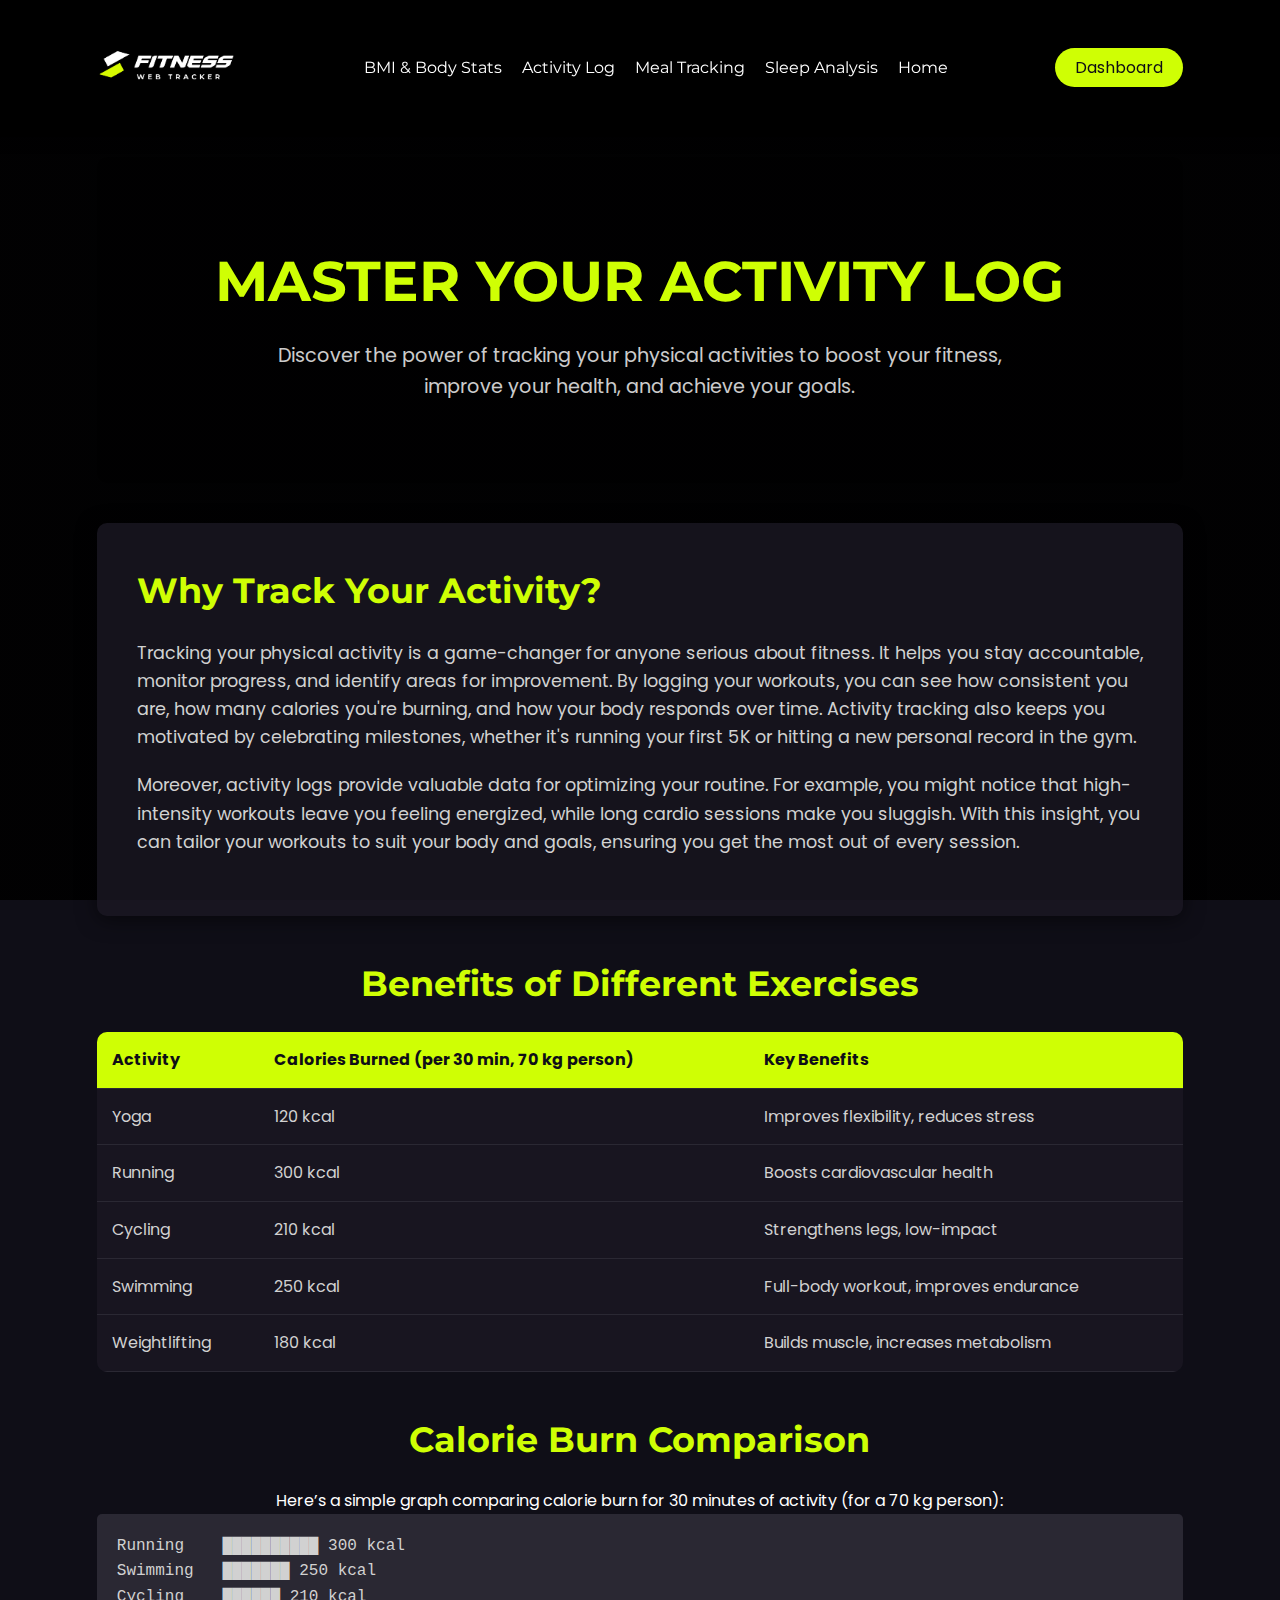
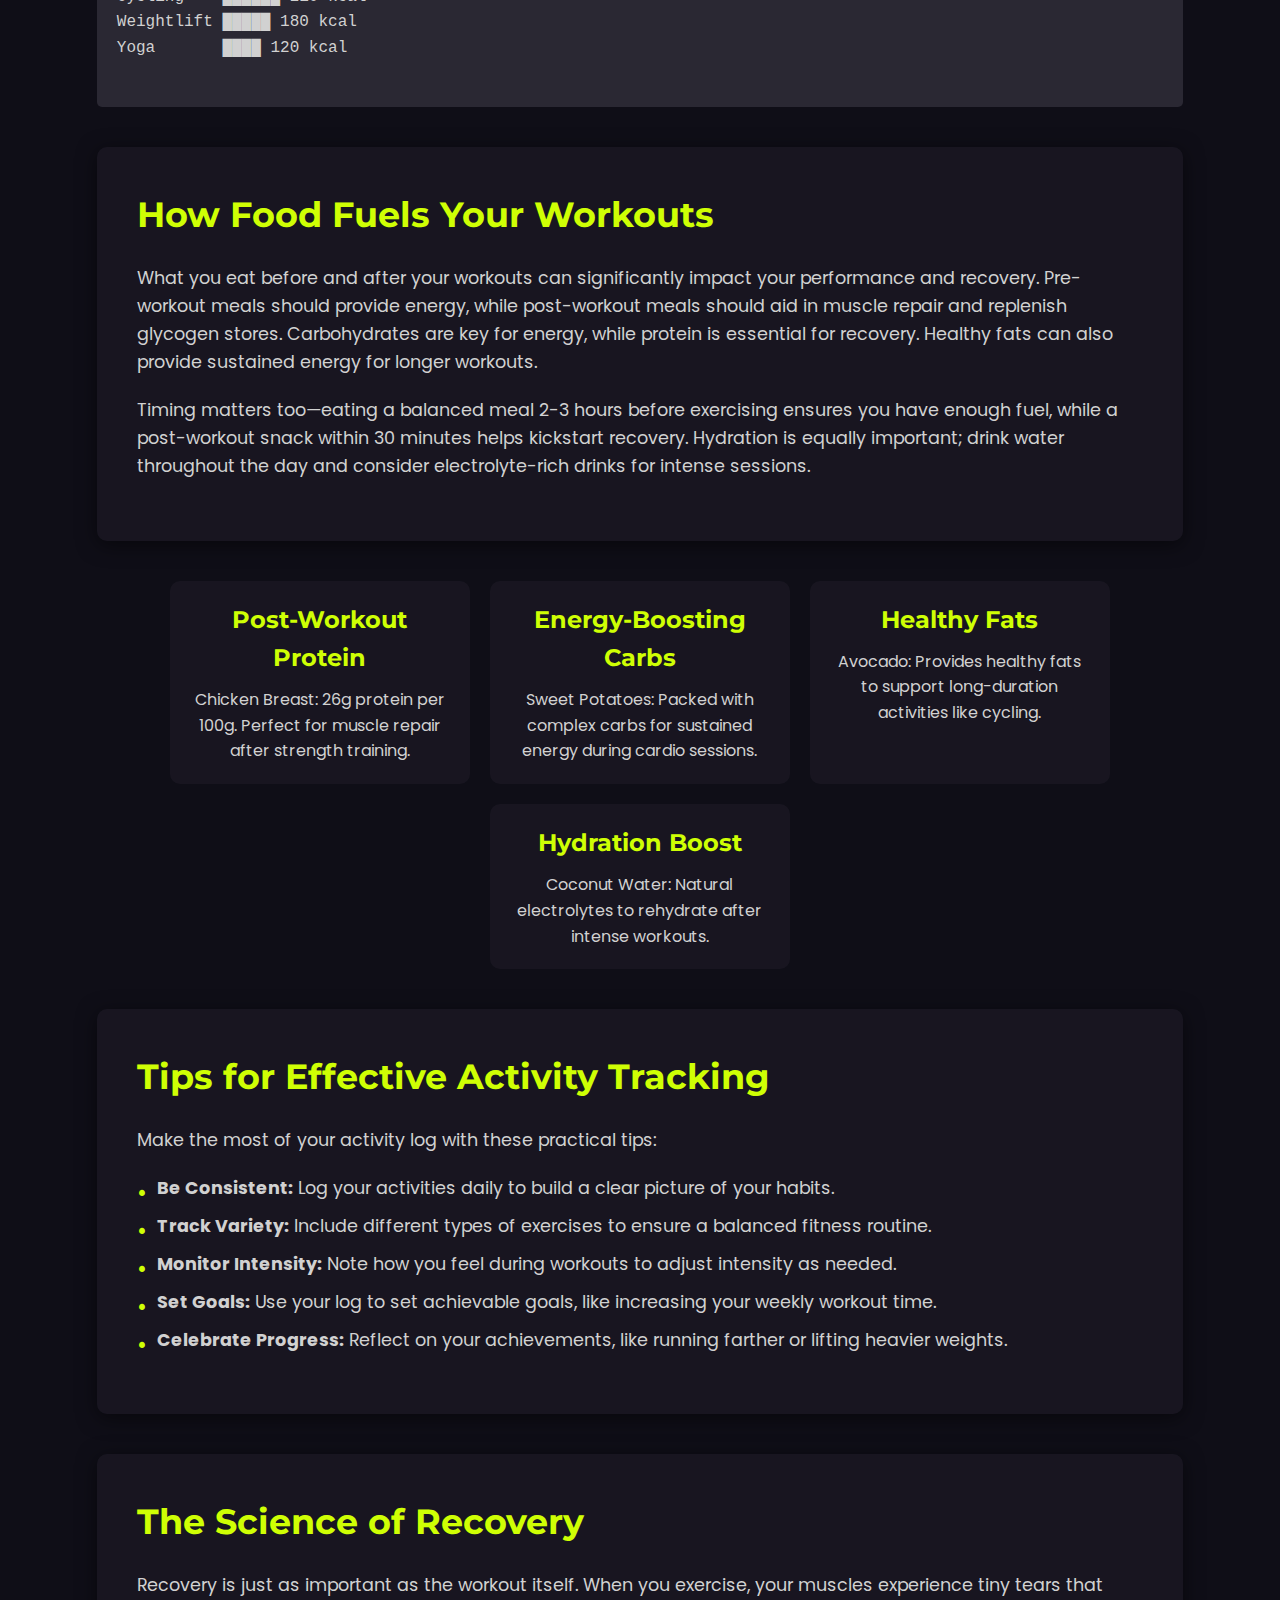
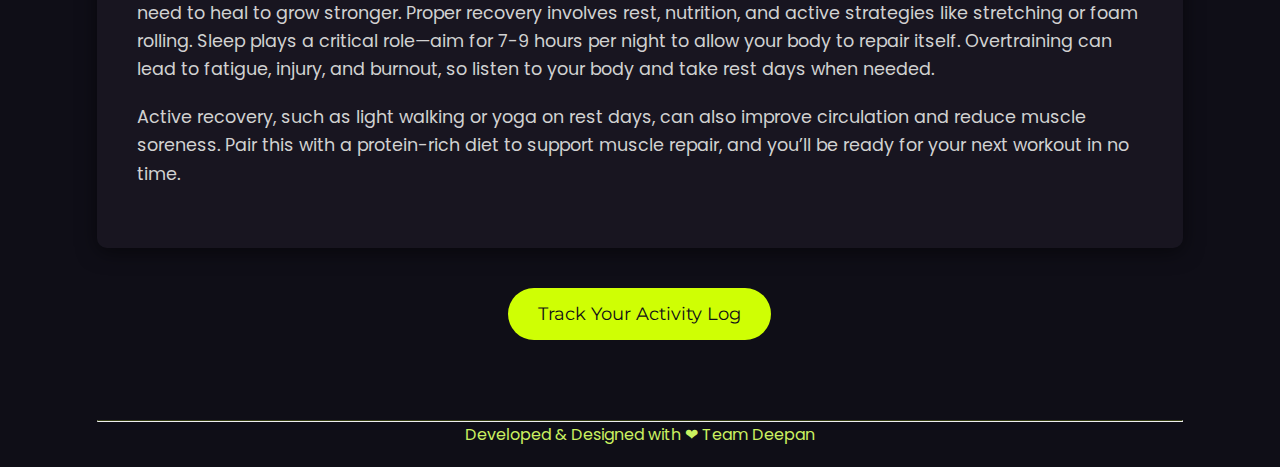
<file: activity-log.html>
<!DOCTYPE html>
<html lang="en">
<head>
    <meta charset="UTF-8">
    <meta name="viewport" content="width=device-width, initial-scale=1.0">
    <title>Activity Log - Fitness Tracker</title>
    <style>
        @import url('https://fonts.googleapis.com/css2?family=Montserrat:wght@700&family=Poppins:wght@400;500&display=swap');

        * {
            margin: 0;
            padding: 0;
            box-sizing: border-box;
            font-family: 'Poppins', sans-serif;
        }

        body {
            background-color: #0F0E17;
            color: #FFFFFF;
            line-height: 1.6;
            background-image: linear-gradient(rgba(0, 0, 0, 0.9), rgba(0, 0, 0, 0.9)), url('https://fitness-web-tracker.vercel.app/assets/topographic-pattern.png');
            background-size: cover;
            background-attachment: fixed;
        }

        .container {
            width: 88vw;
            margin: 0 auto;
            padding: 20px;
        }

        /* Header Styling */
        #stickyHeader {
            background-color: #000000;
            position: sticky;
            top: 0;
            z-index: 1000;
            padding: 15px 0;
            box-shadow: 0 2px 10px rgba(0, 0, 0, 0.5);
        }

        .top-bar {
            display: flex;
            justify-content: space-between;
            align-items: center;
        }

        .logo img {
            height: auto;
            width: 140px;
        }

        nav ul {
            display: flex;
            list-style: none;
            gap: 20px;
        }

        nav ul li a {
            color: #FFFFFF;
            text-decoration: none;
            font-family: 'Montserrat', sans-serif;
            font-size: 1rem;
            transition: color 0.3s;
        }

        nav ul li a:hover {
            color: #CFFF04;
        }

        .login .btn {
            background-color: #CFFF04;
            color: #0F0E17;
            padding: 10px 20px;
            border-radius: 50px;
            text-decoration: none;
            font-family: 'Montserrat', sans-serif;
            font-size: 1rem;
            transition: transform 0.3s, box-shadow 0.3s;
        }

        .login .btn:hover {
            transform: scale(1.05);
            box-shadow: 0 0 15px rgba(207, 255, 4, 0.5);
        }

        .hero-section {
            text-align: center;
            padding: 80px 0;
            background: linear-gradient(rgba(0, 0, 0, 0.7), rgba(0, 0, 0, 0.7)), url('https://images.unsplash.com/photo-1518611012118-696072aa579a?ixlib=rb-4.0.3&auto=format&fit=crop&w=1350&q=80');
            background-size: cover;
            background-position: center;
            border-radius: 10px;
            margin-bottom: 40px;
        }

        .hero-section h1 {
            font-family: 'Montserrat', sans-serif;
            font-size: 3.5rem;
            margin-bottom: 15px;
            color: #CFFF04;
            text-transform: uppercase;
        }

        .hero-section p {
            font-size: 1.2rem;
            opacity: 0.8;
            max-width: 800px;
            margin: 0 auto;
        }

        .content-section {
            background-color: rgba(26, 24, 35, 0.8);
            padding: 40px;
            border-radius: 10px;
            margin-bottom: 40px;
            box-shadow: 0 4px 20px rgba(0, 0, 0, 0.5);
        }

        .content-section h2 {
            font-family: 'Montserrat', sans-serif;
            font-size: 2.2rem;
            color: #CFFF04;
            margin-bottom: 20px;
        }

        .content-section p {
            font-size: 1.1rem;
            margin-bottom: 20px;
            color: #D1D1D1;
        }

        .content-section ul {
            list-style: none;
            margin-bottom: 20px;
        }

        .content-section ul li {
            font-size: 1.1rem;
            margin-bottom: 10px;
            color: #D1D1D1;
            position: relative;
            padding-left: 20px;
        }

        .content-section ul li:before {
            content: '•';
            color: #CFFF04;
            position: absolute;
            left: 0;
            font-size: 1.5rem;
        }

        .exercise-table {
            margin: 40px 0;
            text-align: center;
        }

        .exercise-table h2 {
            font-family: 'Montserrat', sans-serif;
            font-size: 2.2rem;
            color: #CFFF04;
            margin-bottom: 20px;
        }

        table {
            width: 100%;
            border-collapse: collapse;
            background-color: rgba(26, 24, 35, 0.8);
            border-radius: 10px;
            overflow: hidden;
        }

        th, td {
            padding: 15px;
            text-align: left;
            border-bottom: 1px solid #2A2833;
        }

        th {
            background-color: #CFFF04;
            color: #0F0E17;
        }

        td {
            color: #D1D1D1;
        }

        .calorie-graph {
            margin: 40px 0;
            text-align: center;
        }

        .calorie-graph h2 {
            font-family: 'Montserrat', sans-serif;
            font-size: 2.2rem;
            color: #CFFF04;
            margin-bottom: 20px;
        }

        pre {
            background-color: #2A2833;
            padding: 20px;
            border-radius: 5px;
            color: #D1D1D1;
            font-family: 'Courier New', Courier, monospace;
            text-align: left;
            white-space: pre;
        }

        .food-section {
            display: flex;
            flex-wrap: wrap;
            gap: 20px;
            justify-content: center;
            margin: 40px 0;
        }

        .food-card {
            background-color: rgba(26, 24, 35, 0.8);
            padding: 20px;
            border-radius: 10px;
            width: 300px;
            text-align: center;
            transition: transform 0.3s, box-shadow 0.3s;
        }

        .food-card:hover {
            transform: translateY(-10px);
            box-shadow: 0 0 20px rgba(207, 255, 4, 0.3);
        }

        .food-card h3 {
            font-family: 'Montserrat', sans-serif;
            font-size: 1.5rem;
            color: #CFFF04;
            margin-bottom: 10px;
        }

        .food-card p {
            color: #D1D1D1;
        }

        .cta {
            text-align: center;
            margin: 40px 0;
        }

        .cta a {
            display: inline-block;
            padding: 12px 30px;
            font-size: 1.1rem;
            background-color: #CFFF04;
            color: #0F0E17;
            text-decoration: none;
            border-radius: 50px;
            font-family: 'Montserrat', sans-serif;
            transition: transform 0.3s, box-shadow 0.3s;
        }

        .cta a:hover {
            transform: scale(1.05);
            box-shadow: 0 0 15px rgba(207, 255, 4, 0.5);
        }

        /* Footer Styling */
        footer.bg-dark {
            background-color: #0F0E17;
            color: #FFFFFF;
        }

        footer h5 {
            font-family: 'Montserrat', sans-serif;
            font-size: 1.5rem;
            color: #CFFF04;
        }

        footer p, footer a {
            font-size: 1rem;
            color: #f3f3f3;
        }

        footer a:hover {
            color: #CFFF04;
            text-decoration: none;
        }

        footer hr {
            border-top: 1px solid rgba(207, 255, 4, 0.2);
        }

        footer .row.align-items-center p {
            margin: 0;
        }

        footer .fab {
            transition: color 0.3s;
        }

        footer .fab:hover {
            color: #CFFF04;
        }

        @media (max-width: 768px) {
            .hero-section h1 {
                font-size: 2.5rem;
            }

            .hero-section p {
                font-size: 1rem;
            }

            .content-section {
                padding: 20px;
            }

            .content-section h2, .exercise-table h2, .calorie-graph h2 {
                font-size: 1.8rem;
            }

            .content-section p, .content-section ul li {
                font-size: 1rem;
            }

            .food-card {
                width: 100%;
            }

            .top-bar {
                flex-direction: column;
                gap: 15px;
            }

            nav ul {
                flex-direction: column;
                align-items: center;
            }
        }
        footer .row.align-items-center p {
    margin: 0;
    text-align: center;
}
    </style>
</head>
<body>
    <header id="stickyHeader">
        <div class="container">
            <div class="top-bar">
                <div class="logo">
                    <a href="#">
                        <img alt="logo" src="./assets/img/fitness-logo.png">
                    </a>
                </div>
                <nav>
                    <ul>
                        <li><a href="index.html"></a></li>
                        <li><a href="Bmi-body-stats.html">BMI & Body Stats</a></li>
                        <li><a href="activity-log.html">Activity Log</a></li>
                        <li><a href="nutrition-meal-tracking.html">Meal Tracking</a></li>
                        <li><a href="sleep-analysis.html">Sleep Analysis</a></li>
                        <li><a href="index.html">Home</a></li>
                    </ul>
                </nav>
                <div class="login">
                    <a href="./dashboard.html" class="btn"><span>Dashboard</span></a>
                </div>
            </div>
        </div>
    </header>

    <div class="container">
        <section class="hero-section">
            <h1>Master Your Activity Log</h1>
            <p>Discover the power of tracking your physical activities to boost your fitness, improve your health, and achieve your goals.</p>
        </section>

        <section class="content-section">
            <h2>Why Track Your Activity?</h2>
            <p>Tracking your physical activity is a game-changer for anyone serious about fitness. It helps you stay accountable, monitor progress, and identify areas for improvement. By logging your workouts, you can see how consistent you are, how many calories you're burning, and how your body responds over time. Activity tracking also keeps you motivated by celebrating milestones, whether it's running your first 5K or hitting a new personal record in the gym.</p>
            <p>Moreover, activity logs provide valuable data for optimizing your routine. For example, you might notice that high-intensity workouts leave you feeling energized, while long cardio sessions make you sluggish. With this insight, you can tailor your workouts to suit your body and goals, ensuring you get the most out of every session.</p>
        </section>

        <section class="exercise-table">
            <h2>Benefits of Different Exercises</h2>
            <table>
                <tr>
                    <th>Activity</th>
                    <th>Calories Burned (per 30 min, 70 kg person)</th>
                    <th>Key Benefits</th>
                </tr>
                <tr>
                    <td>Yoga</td>
                    <td>120 kcal</td>
                    <td>Improves flexibility, reduces stress</td>
                </tr>
                <tr>
                    <td>Running</td>
                    <td>300 kcal</td>
                    <td>Boosts cardiovascular health</td>
                </tr>
                <tr>
                    <td>Cycling</td>
                    <td>210 kcal</td>
                    <td>Strengthens legs, low-impact</td>
                </tr>
                <tr>
                    <td>Swimming</td>
                    <td>250 kcal</td>
                    <td>Full-body workout, improves endurance</td>
                </tr>
                <tr>
                    <td>Weightlifting</td>
                    <td>180 kcal</td>
                    <td>Builds muscle, increases metabolism</td>
                </tr>
            </table>
        </section>

        <section class="calorie-graph">
            <h2>Calorie Burn Comparison</h2>
            <p>Here’s a simple graph comparing calorie burn for 30 minutes of activity (for a 70 kg person):</p>
            <pre>
Running    ██████████ 300 kcal
Swimming   ███████ 250 kcal
Cycling    ██████ 210 kcal
Weightlift █████ 180 kcal
Yoga       ████ 120 kcal
            </pre>
        </section>

        <section class="content-section">
            <h2>How Food Fuels Your Workouts</h2>
            <p>What you eat before and after your workouts can significantly impact your performance and recovery. Pre-workout meals should provide energy, while post-workout meals should aid in muscle repair and replenish glycogen stores. Carbohydrates are key for energy, while protein is essential for recovery. Healthy fats can also provide sustained energy for longer workouts.</p>
            <p>Timing matters too—eating a balanced meal 2-3 hours before exercising ensures you have enough fuel, while a post-workout snack within 30 minutes helps kickstart recovery. Hydration is equally important; drink water throughout the day and consider electrolyte-rich drinks for intense sessions.</p>
        </section>

        <section class="food-section">
            <div class="food-card">
                <h3>Post-Workout Protein</h3>
                <p>Chicken Breast: 26g protein per 100g. Perfect for muscle repair after strength training.</p>
            </div>
            <div class="food-card">
                <h3>Energy-Boosting Carbs</h3>
                <p>Sweet Potatoes: Packed with complex carbs for sustained energy during cardio sessions.</p>
            </div>
            <div class="food-card">
                <h3>Healthy Fats</h3>
                <p>Avocado: Provides healthy fats to support long-duration activities like cycling.</p>
            </div>
            <div class="food-card">
                <h3>Hydration Boost</h3>
                <p>Coconut Water: Natural electrolytes to rehydrate after intense workouts.</p>
            </div>
        </section>

        <section class="content-section">
            <h2>Tips for Effective Activity Tracking</h2>
            <p>Make the most of your activity log with these practical tips:</p>
            <ul>
                <li><strong>Be Consistent:</strong> Log your activities daily to build a clear picture of your habits.</li>
                <li><strong>Track Variety:</strong> Include different types of exercises to ensure a balanced fitness routine.</li>
                <li><strong>Monitor Intensity:</strong> Note how you feel during workouts to adjust intensity as needed.</li>
                <li><strong>Set Goals:</strong> Use your log to set achievable goals, like increasing your weekly workout time.</li>
                <li><strong>Celebrate Progress:</strong> Reflect on your achievements, like running farther or lifting heavier weights.</li>
            </ul>
        </section>

        <section class="content-section">
            <h2>The Science of Recovery</h2>
            <p>Recovery is just as important as the workout itself. When you exercise, your muscles experience tiny tears that need to heal to grow stronger. Proper recovery involves rest, nutrition, and active strategies like stretching or foam rolling. Sleep plays a critical role—aim for 7-9 hours per night to allow your body to repair itself. Overtraining can lead to fatigue, injury, and burnout, so listen to your body and take rest days when needed.</p>
            <p>Active recovery, such as light walking or yoga on rest days, can also improve circulation and reduce muscle soreness. Pair this with a protein-rich diet to support muscle repair, and you’ll be ready for your next workout in no time.</p>
        </section>

        <div class="cta">
            <a href="dashboard.html">Track Your Activity Log</a>
        </div>
    </div>

   <footer class="bg-dark text-white pt-5 pb-4">
        <div class="container text-md-left">
            

            <hr class="mb-4">

            <div class="row align-items-center ">
                <!-- Copyright Section -->
               

                <!-- Made With Love Section -->
                <div class="col-md-5 col-lg-4 ">
                    <p style="color: #CAF160;">Developed & Designed with ❤ Team Deepan</p>
                </div>
            </div>
        </div>
    </footer>
</body>
</html>
</file>
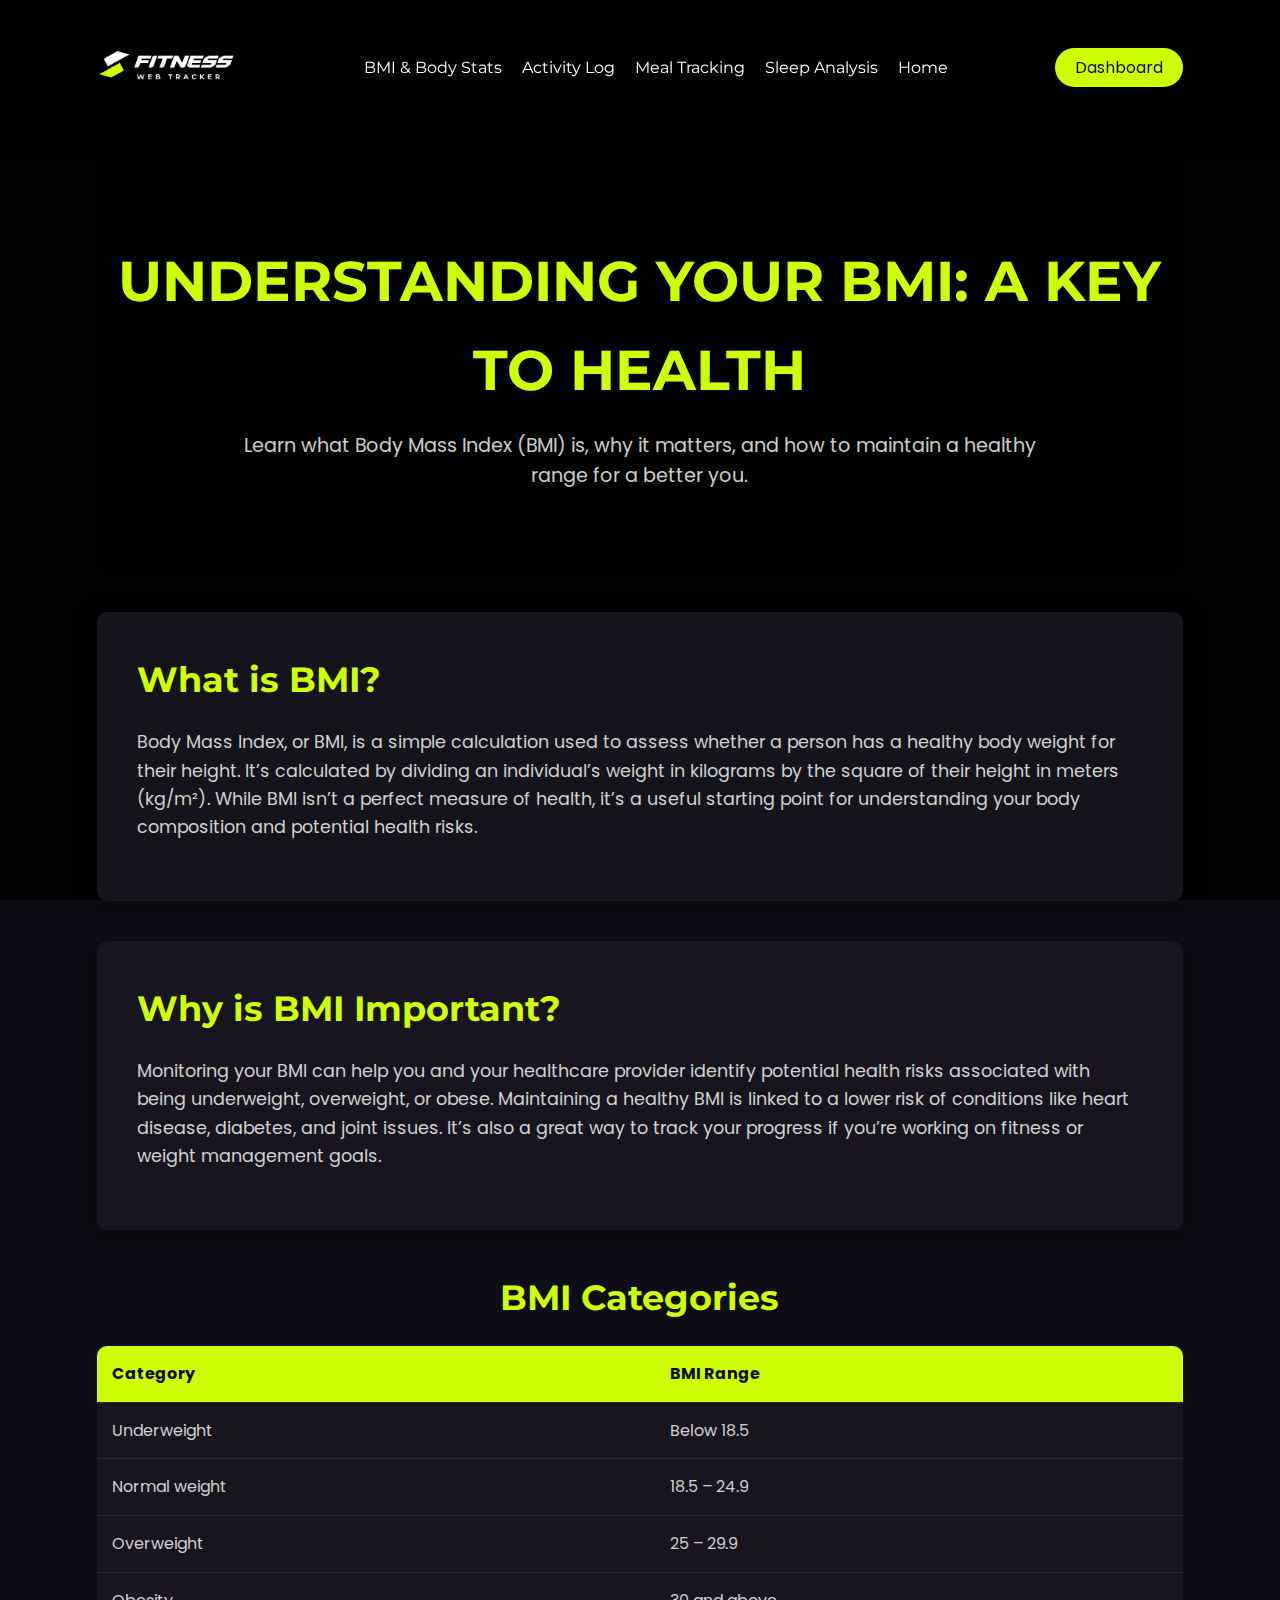
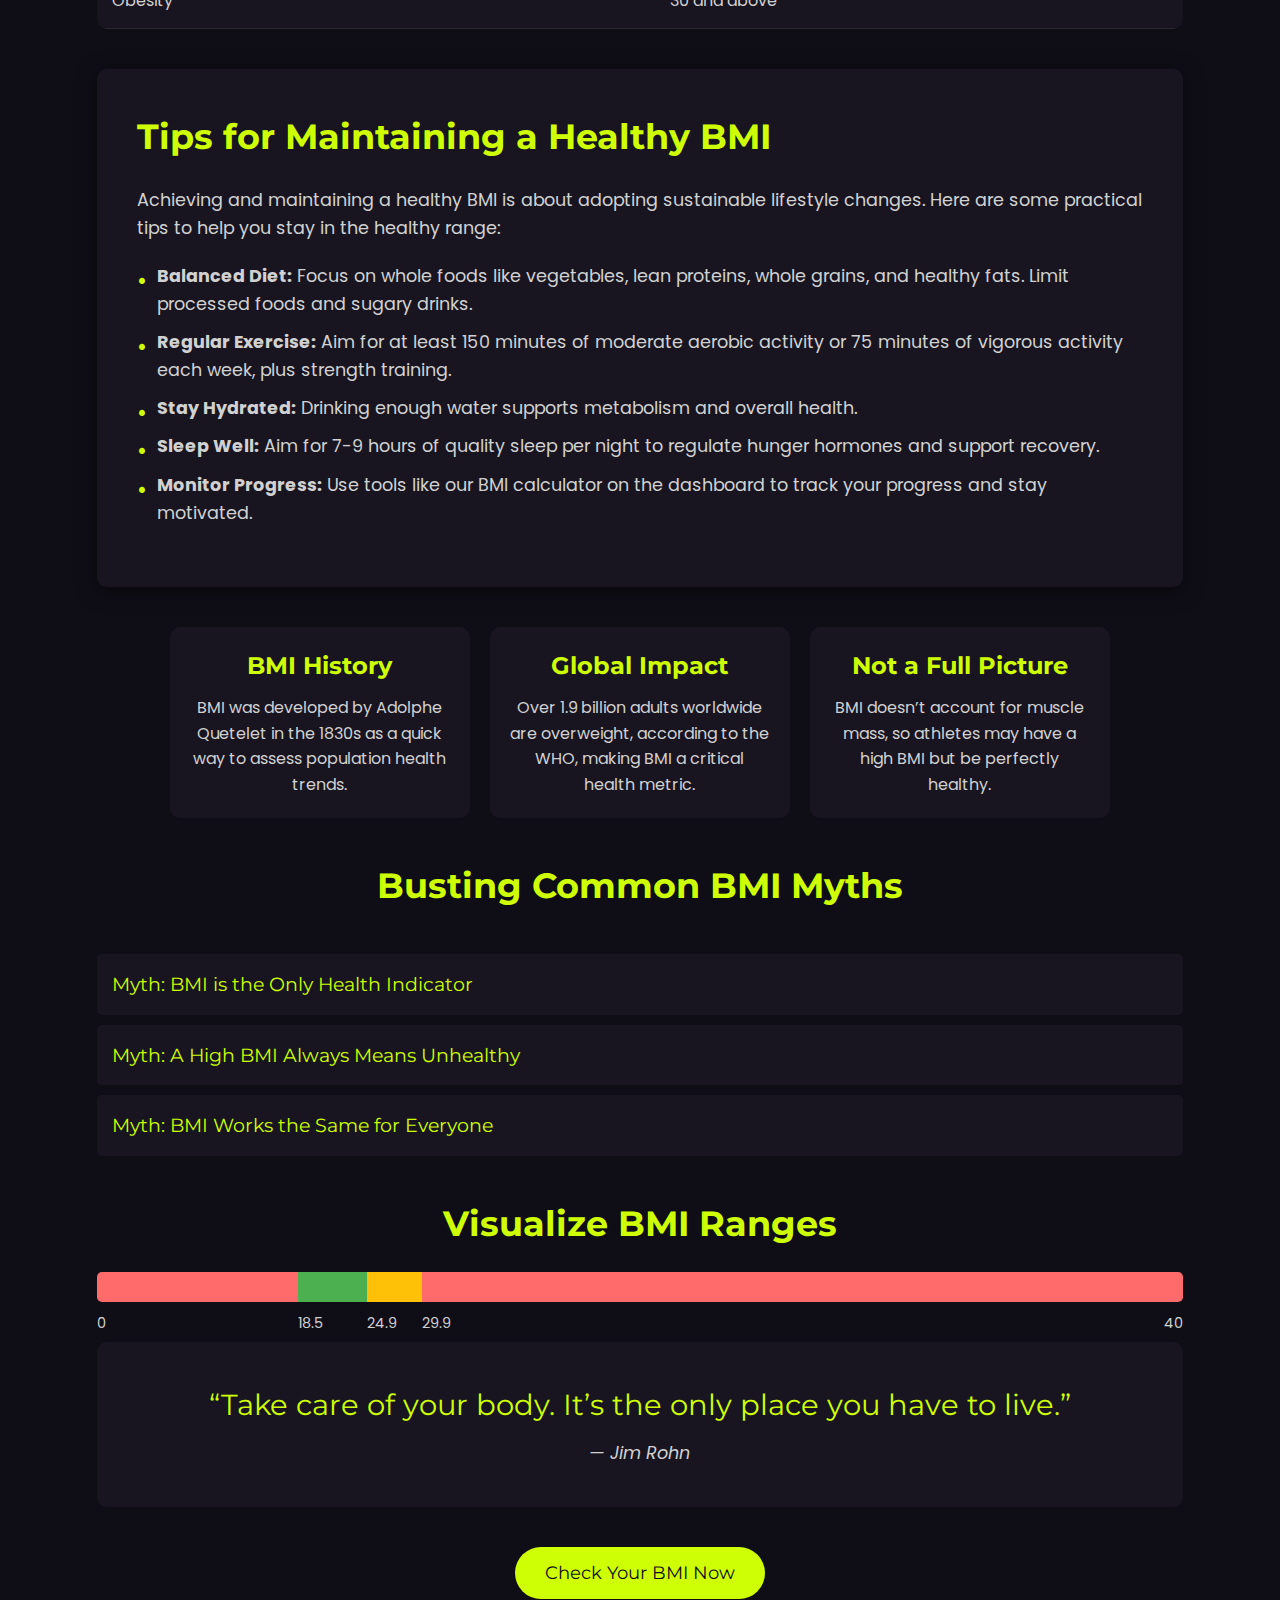
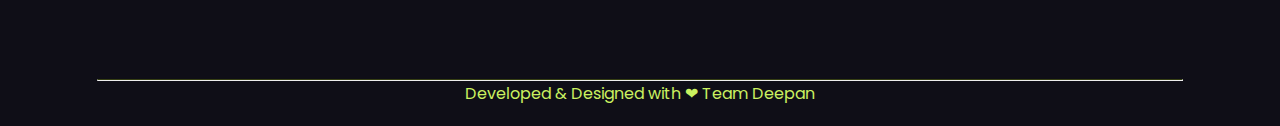
<file: Bmi-body-stats.html>
<!DOCTYPE html>
<html lang="en">
<head>
    <meta charset="UTF-8">
    <meta name="viewport" content="width=device-width, initial-scale=1.0">
    <title>Understanding BMI - Fitness Tracker</title>
    <style>
        @import url('https://fonts.googleapis.com/css2?family=Montserrat:wght@700&family=Poppins:wght@400;500&display=swap');

        * {
            margin: 0;
            padding: 0;
            box-sizing: border-box;
            font-family: 'Poppins', sans-serif;
        }

        body {
            background-color: #0F0E17;
            color: #FFFFFF;
            line-height: 1.6;
            background-image: linear-gradient(rgba(0, 0, 0, 0.9), rgba(0, 0, 0, 0.9)), url('https://fitness-web-tracker.vercel.app/assets/topographic-pattern.png');
            background-size: cover;
            background-attachment: fixed;
        }

        .container {
            width: 88vw;
            margin: 0 auto;
            padding: 20px;
        }

        /* Updated Header Styling */
        #stickyHeader {
            background-color: #000000;
            position: sticky;
            top: 0;
            z-index: 1000;
            padding: 15px 0;
            box-shadow: 0 2px 10px rgba(0, 0, 0, 0.5);
        }

        .top-bar {
            display: flex;
            justify-content: space-between;
            align-items: center;
        }

        .logo img {
            height: auto;
            width: 140px;
        }

        nav ul {
            display: flex;
            list-style: none;
            gap: 20px;
        }

        nav ul li a {
            color: #FFFFFF;
            text-decoration: none;
            font-family: 'Montserrat', sans-serif;
            font-size: 1rem;
            transition: color 0.3s;
        }

        nav ul li a:hover {
            color: #CFFF04;
        }

        .login .btn {
            background-color: #CFFF04;
            color: #0F0E17;
            padding: 10px 20px;
            border-radius: 50px;
            text-decoration: none;
            font-family: 'Montserrat', sans-serif;
            font-size: 1rem;
            transition: transform 0.3s, box-shadow 0.3s;
        }

        .login .btn:hover {
            transform: scale(1.05);
            box-shadow: 0 0 15px rgba(207, 255, 4, 0.5);
        }

        .hero-section {
            text-align: center;
            padding: 80px 0;
            background: linear-gradient(rgba(0, 0, 0, 0.7), rgba(0, 0, 0, 0.7)), url('https://images.unsplash.com/photo-1517836357463-d25dfeac3438?ixlib=rb-4.0.3&auto=format&fit=crop&w=1350&q=80');
            background-size: cover;
            background-position: center;
            border-radius: 10px;
            margin-bottom: 40px;
        }

        .hero-section h1 {
            font-family: 'Montserrat', sans-serif;
            font-size: 3.5rem;
            margin-bottom: 15px;
            color: #CFFF04;
            text-transform: uppercase;
        }

        .hero-section p {
            font-size: 1.2rem;
            opacity: 0.8;
            max-width: 800px;
            margin: 0 auto;
        }

        .content-section {
            background-color: rgba(26, 24, 35, 0.8);
            padding: 40px;
            border-radius: 10px;
            margin-bottom: 40px;
            box-shadow: 0 4px 20px rgba(0, 0, 0, 0.5);
        }

        .content-section h2 {
            font-family: 'Montserrat', sans-serif;
            font-size: 2.2rem;
            color: #CFFF04;
            margin-bottom: 20px;
        }

        .content-section p {
            font-size: 1.1rem;
            margin-bottom: 20px;
            color: #D1D1D1;
        }

        .content-section ul {
            list-style: none;
            margin-bottom: 20px;
        }

        .content-section ul li {
            font-size: 1.1rem;
            margin-bottom: 10px;
            color: #D1D1D1;
            position: relative;
            padding-left: 20px;
        }

        .content-section ul li:before {
            content: '•';
            color: #CFFF04;
            position: absolute;
            left: 0;
            font-size: 1.5rem;
        }

        .bmi-table {
            margin: 40px 0;
            text-align: center;
        }

        .bmi-table h2 {
            font-family: 'Montserrat', sans-serif;
            font-size: 2.2rem;
            color: #CFFF04;
            margin-bottom: 20px;
        }

        table {
            width: 100%;
            border-collapse: collapse;
            background-color: rgba(26, 24, 35, 0.8);
            border-radius: 10px;
            overflow: hidden;
        }

        th, td {
            padding: 15px;
            text-align: left;
            border-bottom: 1px solid #2A2833;
        }

        th {
            background-color: #CFFF04;
            color: #0F0E17;
        }

        td {
            color: #D1D1D1;
        }

        .cta {
            text-align: center;
            margin: 40px 0;
        }

        .cta a {
            display: inline-block;
            padding: 12px 30px;
            font-size: 1.1rem;
            background-color: #CFFF04;
            color: #0F0E17;
            text-decoration: none;
            border-radius: 50px;
            font-family: 'Montserrat', sans-serif;
            transition: transform 0.3s, box-shadow 0.3s;
        }

        .cta a:hover {
            transform: scale(1.05);
            box-shadow: 0 0 15px rgba(207, 255, 4, 0.5);
        }

        /* Interactive Facts Section */
        .facts-section {
            display: flex;
            flex-wrap: wrap;
            gap: 20px;
            justify-content: center;
            margin: 40px 0;
        }

        .fact-card {
            background-color: rgba(26, 24, 35, 0.8);
            padding: 20px;
            border-radius: 10px;
            width: 300px;
            text-align: center;
            transition: transform 0.3s, box-shadow 0.3s;
        }

        .fact-card:hover {
            transform: translateY(-10px);
            box-shadow: 0 0 20px rgba(207, 255, 4, 0.3);
        }

        .fact-card h3 {
            font-family: 'Montserrat', sans-serif;
            font-size: 1.5rem;
            color: #CFFF04;
            margin-bottom: 10px;
        }

        .fact-card p {
            color: #D1D1D1;
        }

        /* Accordion Section for Myths */
        .myth-section h2 {
            font-family: 'Montserrat', sans-serif;
            font-size: 2.2rem;
            color: #CFFF04;
            margin-bottom: 20px;
            text-align: center;
        }

        .accordion {
            margin: 40px 0;
        }

        .accordion-item {
            margin-bottom: 10px;
        }

        .accordion-header {
            background-color: rgba(26, 24, 35, 0.8);
            padding: 15px;
            border-radius: 5px;
            cursor: pointer;
            font-family: 'Montserrat', sans-serif;
            font-size: 1.2rem;
            color: #CFFF04;
            transition: background-color 0.3s;
        }

        .accordion-header:hover {
            background-color: rgba(207, 255, 4, 0.1);
        }

        .accordion-content {
            display: none;
            padding: 15px;
            background-color: rgba(42, 40, 51, 0.8);
            border-radius: 0 0 5px 5px;
            color: #D1D1D1;
        }

        .accordion-content.active {
            display: block;
        }

        /* BMI Range Visual Slider */
        .bmi-visual-section {
            text-align: center;
            margin: 40px 0;
        }

        .bmi-visual-section h2 {
            font-family: 'Montserrat', sans-serif;
            font-size: 2.2rem;
            color: #CFFF04;
            margin-bottom: 20px;
        }

        .bmi-range {
            position: relative;
            height: 30px;
            background: linear-gradient(
                to right,
                #FF6B6B 0%,
                #FF6B6B 18.5%,
                #4CAF50 18.5%,
                #4CAF50 24.9%,
                #FFC107 24.9%,
                #FFC107 29.9%,
                #FF6B6B 29.9%,
                #FF6B6B 100%
            );
            border-radius: 5px;
        }

        .bmi-range span {
            position: absolute;
            top: 40px;
            font-size: 0.9rem;
            color: #D1D1D1;
        }

        .bmi-range span:nth-child(1) { left: 0%; }
        .bmi-range span:nth-child(2) { left: 18.5%; }
        .bmi-range span:nth-child(3) { left: 24.9%; }
        .bmi-range span:nth-child(4) { left: 29.9%; }
        .bmi-range span:nth-child(5) { right: 0%; }

        /* Motivational Quote Section */
        .quote-section {
            text-align: center;
            padding: 40px;
            background-color: rgba(26, 24, 35, 0.8);
            border-radius: 10px;
            margin: 40px 0;
            animation: fadeIn 2s ease-in-out;
        }

        .quote-section blockquote {
            font-family: 'Montserrat', sans-serif;
            font-size: 1.8rem;
            color: #CFFF04;
            margin-bottom: 10px;
        }

        .quote-section cite {
            font-size: 1.1rem;
            color: #D1D1D1;
        }

        /* Footer Styling */
        footer.bg-dark {
            background-color: #0F0E17;
            color: #FFFFFF;
        }

        footer h5 {
            font-family: 'Montserrat', sans-serif;
            font-size: 1.5rem;
            color: #CFFF04;
        }

        footer p, footer a {
            font-size: 1rem;
            color: #f3f3f3;
        }

        footer a:hover {
            color: #CFFF04;
            text-decoration: none;
        }

        footer hr {
            border-top: 1px solid rgba(207, 255, 4, 0.2);
        }

        footer .row.align-items-center p {
            margin: 0;
        }

        footer .fab {
            transition: color 0.3s;
        }

        footer .fab:hover {
            color: #CFFF04;
        }

        @keyframes fadeIn {
            0% { opacity: 0; transform: translateY(20px); }
            100% { opacity: 1; transform: translateY(0); }
        }

        @media (max-width: 768px) {
            .hero-section h1 {
                font-size: 2.5rem;
            }

            .hero-section p {
                font-size: 1rem;
            }

            .content-section {
                padding: 20px;
            }

            .content-section h2, .bmi-table h2, .bmi-visual-section h2, .myth-section h2 {
                font-size: 1.8rem;
            }

            .content-section p, .content-section ul li {
                font-size: 1rem;
            }

            .fact-card {
                width: 100%;
            }

            .quote-section blockquote {
                font-size: 1.4rem;
            }

            .top-bar {
                flex-direction: column;
                gap: 15px;
            }

            nav ul {
                flex-direction: column;
                align-items: center;
            }
        }
        footer .row.align-items-center p {
    margin: 0;
    text-align: center;
}
    </style>
</head>
<body>
    <header id="stickyHeader">
        <div class="container">
            <div class="top-bar">
                <div class="logo">
                    <a href="#">
                        <img alt="logo" src="./assets/img/fitness-logo.png">
                    </a>
                </div>
                <nav>
                    <ul>
                        <li><a href="index.html"></a></li>
                        <li><a href="Bmi-body-stats.html">BMI & Body Stats</a></li>
                        <li><a href="activity-log.html">Activity Log</a></li>
                        <li><a href="nutrition-meal-tracking.html">Meal Tracking</a></li>
                        <li><a href="sleep-analysis.html">Sleep Analysis</a></li>
                        <li><a href="index.html">Home</a></li>
                    </ul>
                </nav>
                <div class="login">
                    <a href="dashboard.html" class="btn"><span>Dashboard</span></a>
                </div>
            </div>
        </div>
    </header>

    <div class="container">
        <section class="hero-section">
            <h1>Understanding Your BMI: A Key to Health</h1>
            <p>Learn what Body Mass Index (BMI) is, why it matters, and how to maintain a healthy range for a better you.</p>
        </section>

        <section class="content-section">
            <h2>What is BMI?</h2>
            <p>Body Mass Index, or BMI, is a simple calculation used to assess whether a person has a healthy body weight for their height. It’s calculated by dividing an individual’s weight in kilograms by the square of their height in meters (kg/m²). While BMI isn’t a perfect measure of health, it’s a useful starting point for understanding your body composition and potential health risks.</p>
        </section>

        <section class="content-section">
            <h2>Why is BMI Important?</h2>
            <p>Monitoring your BMI can help you and your healthcare provider identify potential health risks associated with being underweight, overweight, or obese. Maintaining a healthy BMI is linked to a lower risk of conditions like heart disease, diabetes, and joint issues. It’s also a great way to track your progress if you’re working on fitness or weight management goals.</p>
        </section>

        <section class="bmi-table">
            <h2>BMI Categories</h2>
            <table>
                <tr>
                    <th>Category</th>
                    <th>BMI Range</th>
                </tr>
                <tr>
                    <td>Underweight</td>
                    <td>Below 18.5</td>
                </tr>
                <tr>
                    <td>Normal weight</td>
                    <td>18.5 – 24.9</td>
                </tr>
                <tr>
                    <td>Overweight</td>
                    <td>25 – 29.9</td>
                </tr>
                <tr>
                    <td>Obesity</td>
                    <td>30 and above</td>
                </tr>
            </table>
        </section>

        <section class="content-section">
            <h2>Tips for Maintaining a Healthy BMI</h2>
            <p>Achieving and maintaining a healthy BMI is about adopting sustainable lifestyle changes. Here are some practical tips to help you stay in the healthy range:</p>
            <ul>
                <li><strong>Balanced Diet:</strong> Focus on whole foods like vegetables, lean proteins, whole grains, and healthy fats. Limit processed foods and sugary drinks.</li>
                <li><strong>Regular Exercise:</strong> Aim for at least 150 minutes of moderate aerobic activity or 75 minutes of vigorous activity each week, plus strength training.</li>
                <li><strong>Stay Hydrated:</strong> Drinking enough water supports metabolism and overall health.</li>
                <li><strong>Sleep Well:</strong> Aim for 7-9 hours of quality sleep per night to regulate hunger hormones and support recovery.</li>
                <li><strong>Monitor Progress:</strong> Use tools like our BMI calculator on the dashboard to track your progress and stay motivated.</li>
            </ul>
        </section>

        <!-- Interactive Facts Section -->
        <section class="facts-section">
            <div class="fact-card">
                <h3>BMI History</h3>
                <p>BMI was developed by Adolphe Quetelet in the 1830s as a quick way to assess population health trends.</p>
            </div>
            <div class="fact-card">
                <h3>Global Impact</h3>
                <p>Over 1.9 billion adults worldwide are overweight, according to the WHO, making BMI a critical health metric.</p>
            </div>
            <div class="fact-card">
                <h3>Not a Full Picture</h3>
                <p>BMI doesn’t account for muscle mass, so athletes may have a high BMI but be perfectly healthy.</p>
            </div>
        </section>

        <!-- Myth-Busting Accordion Section -->
        <section class="myth-section">
            <h2>Busting Common BMI Myths</h2>
            <div class="accordion">
                <div class="accordion-item">
                    <div class="accordion-header">Myth: BMI is the Only Health Indicator</div>
                    <div class="accordion-content">BMI is a useful tool, but it’s not the only measure of health. Factors like muscle mass, bone density, and overall fitness play a big role too.</div>
                </div>
                <div class="accordion-item">
                    <div class="accordion-header">Myth: A High BMI Always Means Unhealthy</div>
                    <div class="accordion-content">Not true! Athletes with high muscle mass often have a higher BMI but are in excellent health.</div>
                </div>
                <div class="accordion-item">
                    <div class="accordion-header">Myth: BMI Works the Same for Everyone</div>
                    <div class="accordion-content">BMI ranges may vary for different populations, such as children, the elderly, or certain ethnic groups.</div>
                </div>
            </div>
        </section>

        <!-- BMI Range Visual Section -->
        <section class="bmi-visual-section">
            <h2>Visualize BMI Ranges</h2>
            <div class="bmi-range">
                <span>0</span>
                <span>18.5</span>
                <span>24.9</span>
                <span>29.9</span>
                <span>40</span>
            </div>
        </section>

        <!-- Motivational Quote Section -->
        <section class="quote-section">
            <blockquote>“Take care of your body. It’s the only place you have to live.”</blockquote>
            <cite>— Jim Rohn</cite>
        </section>

        <div class="cta">
            <a href="/dashboard">Check Your BMI Now</a>
        </div>
    </div>

    <footer class="bg-dark text-white pt-5 pb-4">
        <div class="container text-md-left">
            

            <hr class="mb-4">

            <div class="row align-items-center ">
                <!-- Copyright Section -->
               

                <!-- Made With Love Section -->
                <div class="col-md-5 col-lg-4 ">
                    <p style="color: #CAF160;">Developed & Designed with ❤ Team Deepan</p>
                </div>
            </div>
        </div>
    </footer>

    <script>
        // Accordion functionality
        document.querySelectorAll('.accordion-header').forEach(header => {
            header.addEventListener('click', () => {
                const content = header.nextElementSibling;
                content.classList.toggle('active');
            });
        });
    </script>
</body>
</html>
</file>
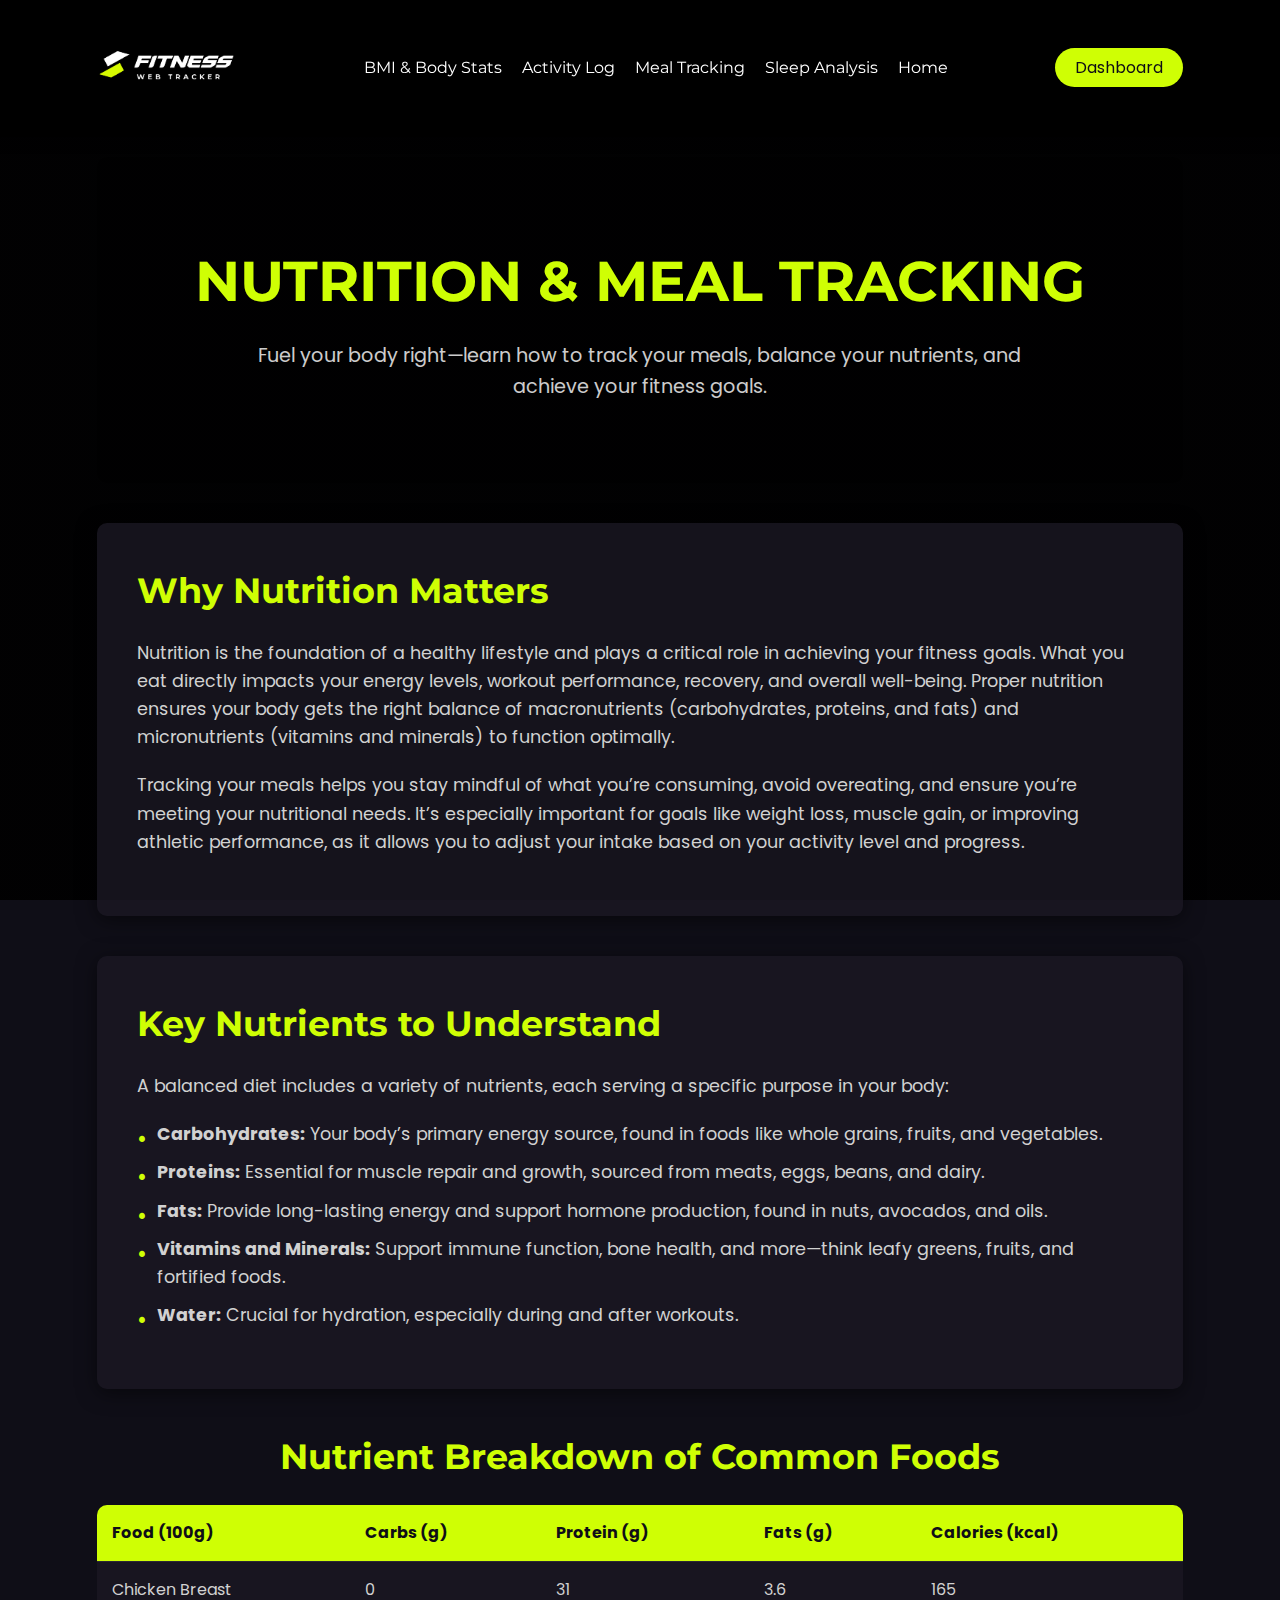
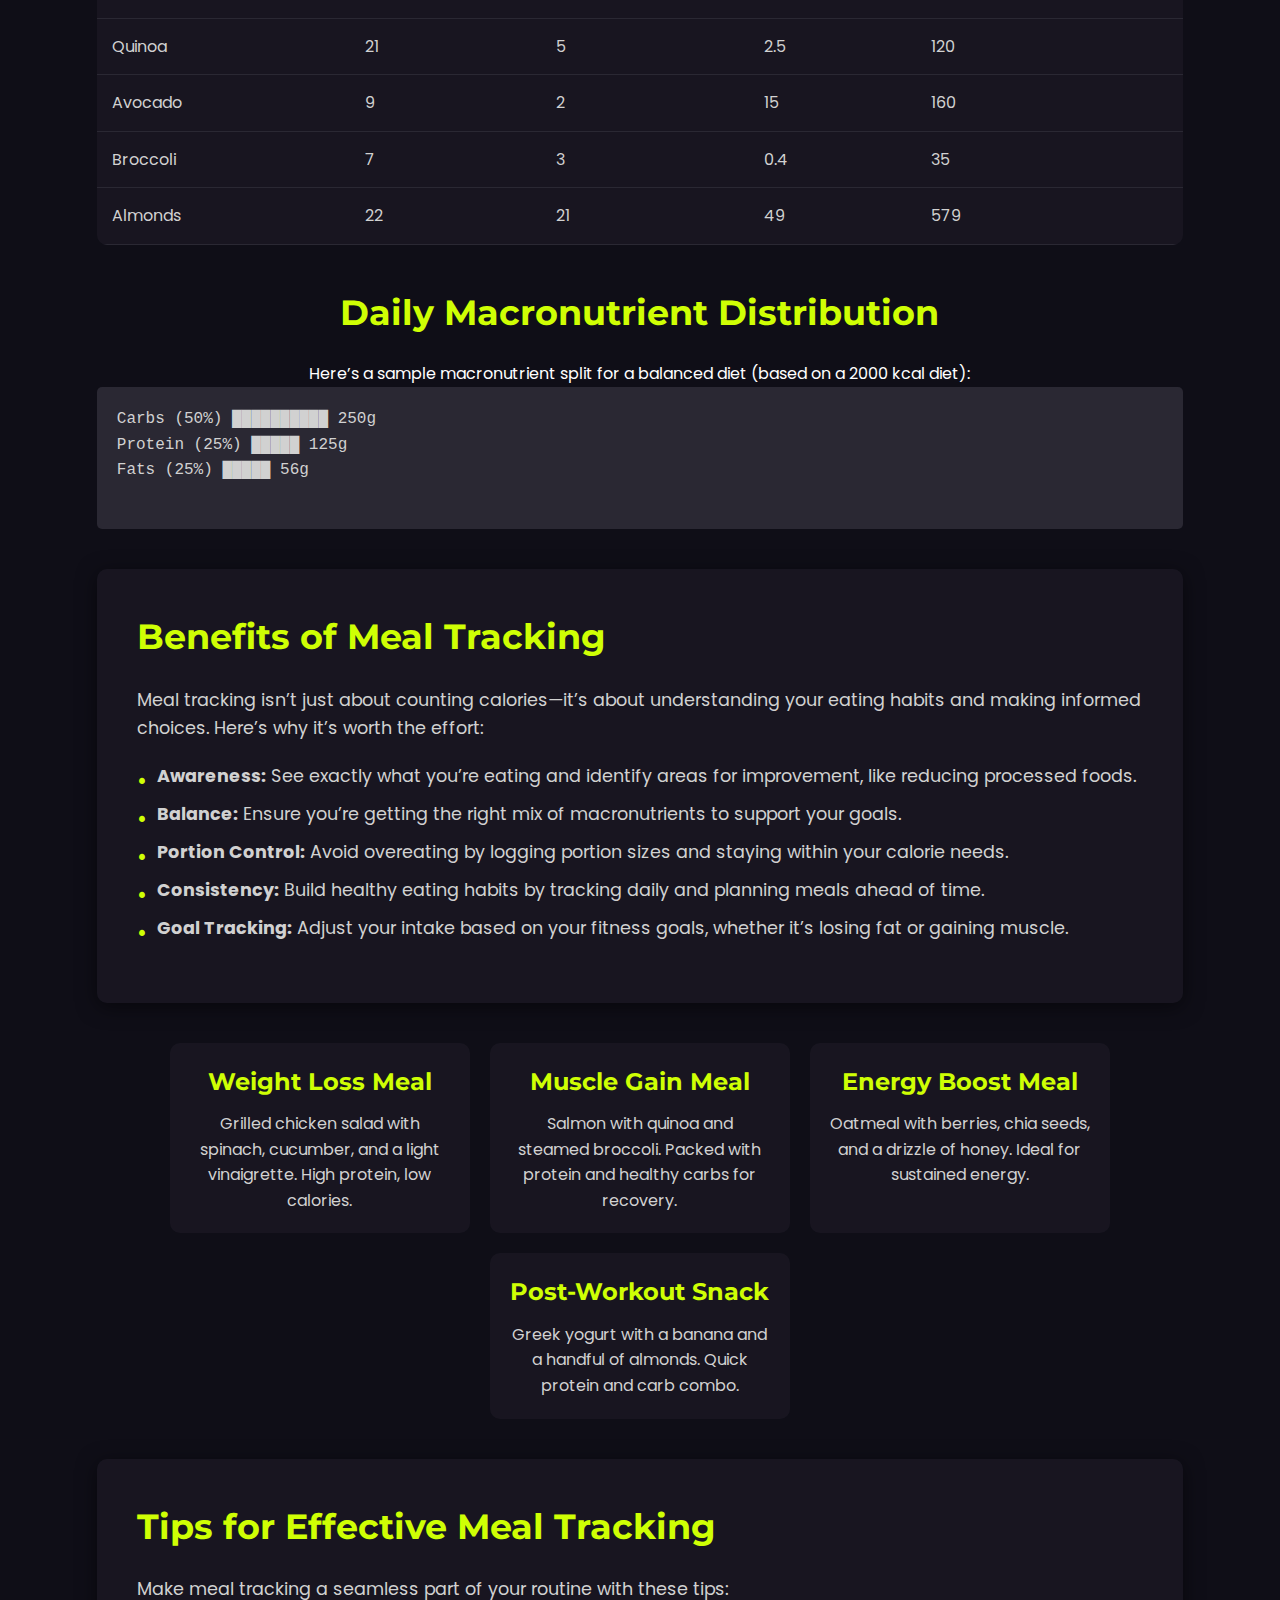
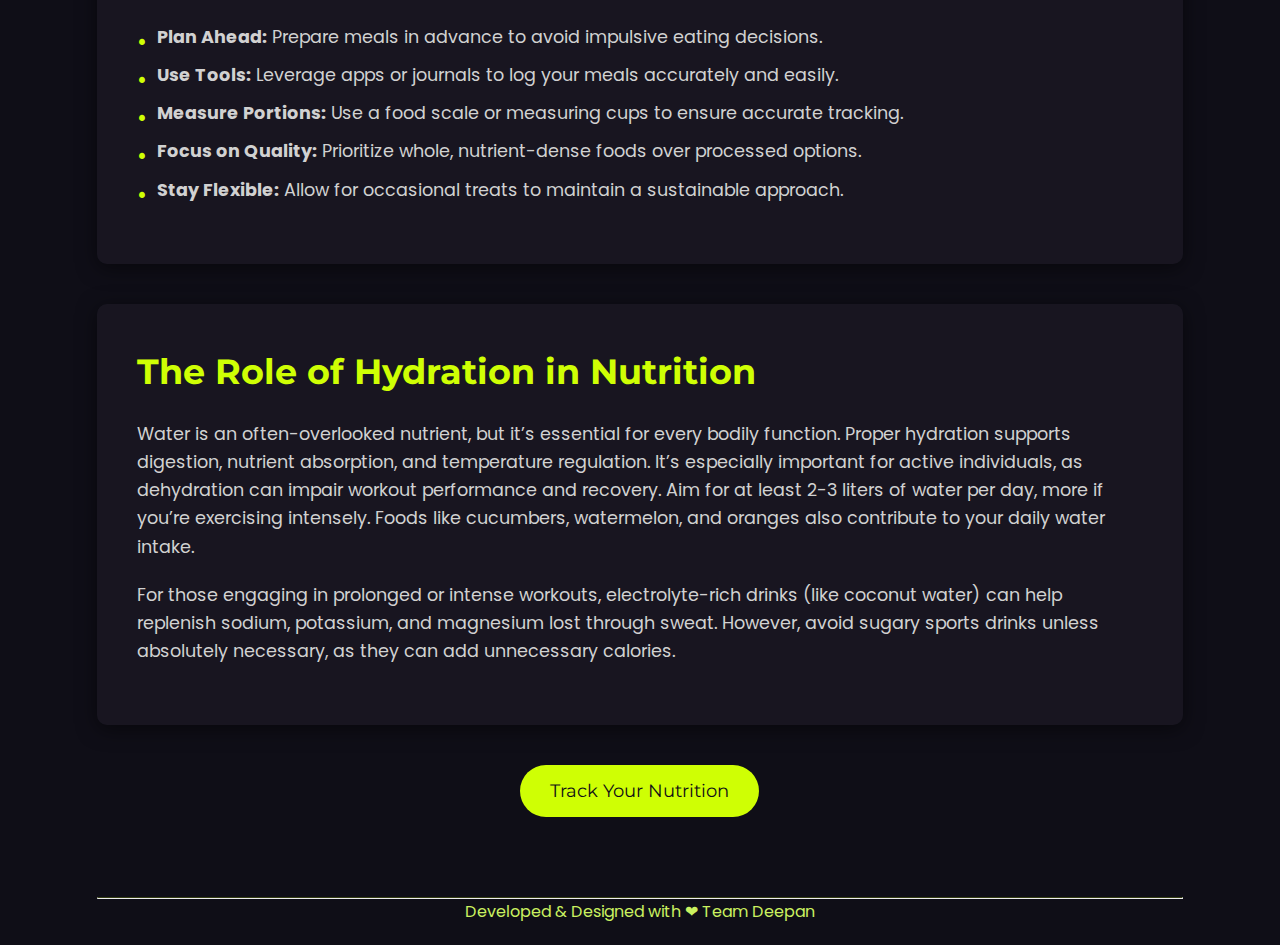
<file: nutrition-meal-tracking.html>
<!DOCTYPE html>
<html lang="en">
<head>
    <meta charset="UTF-8">
    <meta name="viewport" content="width=device-width, initial-scale=1.0">
    <title>Nutrition & Meal Tracking - Fitness Tracker</title>
    <style>
        @import url('https://fonts.googleapis.com/css2?family=Montserrat:wght@700&family=Poppins:wght@400;500&display=swap');

        * {
            margin: 0;
            padding: 0;
            box-sizing: border-box;
            font-family: 'Poppins', sans-serif;
        }

        body {
            background-color: #0F0E17;
            color: #FFFFFF;
            line-height: 1.6;
            background-image: linear-gradient(rgba(0, 0, 0, 0.9), rgba(0, 0, 0, 0.9)), url('https://fitness-web-tracker.vercel.app/assets/topographic-pattern.png');
            background-size: cover;
            background-attachment: fixed;
        }

        .container {
            width: 88vw;
            margin: 0 auto;
            padding: 20px;
        }

        /* Header Styling */
        #stickyHeader {
            background-color: #000000;
            position: sticky;
            top: 0;
            z-index: 1000;
            padding: 15px 0;
            box-shadow: 0 2px 10px rgba(0, 0, 0, 0.5);
        }

        .top-bar {
            display: flex;
            justify-content: space-between;
            align-items: center;
        }

        .logo img {
            height: auto;
            width: 140px;
        }

        nav ul {
            display: flex;
            list-style: none;
            gap: 20px;
        }

        nav ul li a {
            color: #FFFFFF;
            text-decoration: none;
            font-family: 'Montserrat', sans-serif;
            font-size: 1rem;
            transition: color 0.3s;
        }

        nav ul li a:hover {
            color: #CFFF04;
        }

        .login .btn {
            background-color: #CFFF04;
            color: #0F0E17;
            padding: 10px 20px;
            border-radius: 50px;
            text-decoration: none;
            font-family: 'Montserrat', sans-serif;
            font-size: 1rem;
            transition: transform 0.3s, box-shadow 0.3s;
        }

        .login .btn:hover {
            transform: scale(1.05);
            box-shadow: 0 0 15px rgba(207, 255, 4, 0.5);
        }

        .hero-section {
            text-align: center;
            padding: 80px 0;
            background: linear-gradient(rgba(0, 0, 0, 0.7), rgba(0, 0, 0, 0.7)), url('https://images.unsplash.com/photo-1498837167922-ddd27525d352?ixlib=rb-4.0.3&auto=format&fit=crop&w=1350&q=80');
            background-size: cover;
            background-position: center;
            border-radius: 10px;
            margin-bottom: 40px;
        }

        .hero-section h1 {
            font-family: 'Montserrat', sans-serif;
            font-size: 3.5rem;
            margin-bottom: 15px;
            color: #CFFF04;
            text-transform: uppercase;
        }

        .hero-section p {
            font-size: 1.2rem;
            opacity: 0.8;
            max-width: 800px;
            margin: 0 auto;
        }

        .content-section {
            background-color: rgba(26, 24, 35, 0.8);
            padding: 40px;
            border-radius: 10px;
            margin-bottom: 40px;
            box-shadow: 0 4px 20px rgba(0, 0, 0, 0.5);
        }

        .content-section h2 {
            font-family: 'Montserrat', sans-serif;
            font-size: 2.2rem;
            color: #CFFF04;
            margin-bottom: 20px;
        }

        .content-section p {
            font-size: 1.1rem;
            margin-bottom: 20px;
            color: #D1D1D1;
        }

        .content-section ul {
            list-style: none;
            margin-bottom: 20px;
        }

        .content-section ul li {
            font-size: 1.1rem;
            margin-bottom: 10px;
            color: #D1D1D1;
            position: relative;
            padding-left: 20px;
        }

        .content-section ul li:before {
            content: '•';
            color: #CFFF04;
            position: absolute;
            left: 0;
            font-size: 1.5rem;
        }

        .nutrient-table {
            margin: 40px 0;
            text-align: center;
        }

        .nutrient-table h2 {
            font-family: 'Montserrat', sans-serif;
            font-size: 2.2rem;
            color: #CFFF04;
            margin-bottom: 20px;
        }

        table {
            width: 100%;
            border-collapse: collapse;
            background-color: rgba(26, 24, 35, 0.8);
            border-radius: 10px;
            overflow: hidden;
        }

        th, td {
            padding: 15px;
            text-align: left;
            border-bottom: 1px solid #2A2833;
        }

        th {
            background-color: #CFFF04;
            color: #0F0E17;
        }

        td {
            color: #D1D1D1;
        }

        .macro-graph {
            margin: 40px 0;
            text-align: center;
        }

        .macro-graph h2 {
            font-family: 'Montserrat', sans-serif;
            font-size: 2.2rem;
            color: #CFFF04;
            margin-bottom: 20px;
        }

        pre {
            background-color: #2A2833;
            padding: 20px;
            border-radius: 5px;
            color: #D1D1D1;
            font-family: 'Courier New', Courier, monospace;
            text-align: left;
            white-space: pre;
        }

        .meal-section {
            display: flex;
            flex-wrap: wrap;
            gap: 20px;
            justify-content: center;
            margin: 40px 0;
        }

        .meal-card {
            background-color: rgba(26, 24, 35, 0.8);
            padding: 20px;
            border-radius: 10px;
            width: 300px;
            text-align: center;
            transition: transform 0.3s, box-shadow 0.3s;
        }

        .meal-card:hover {
            transform: translateY(-10px);
            box-shadow: 0 0 20px rgba(207, 255, 4, 0.3);
        }

        .meal-card h3 {
            font-family: 'Montserrat', sans-serif;
            font-size: 1.5rem;
            color: #CFFF04;
            margin-bottom: 10px;
        }

        .meal-card p {
            color: #D1D1D1;
        }

        .cta {
            text-align: center;
            margin: 40px 0;
        }

        .cta a {
            display: inline-block;
            padding: 12px 30px;
            font-size: 1.1rem;
            background-color: #CFFF04;
            color: #0F0E17;
            text-decoration: none;
            border-radius: 50px;
            font-family: 'Montserrat', sans-serif;
            transition: transform 0.3s, box-shadow 0.3s;
        }

        .cta a:hover {
            transform: scale(1.05);
            box-shadow: 0 0 15px rgba(207, 255, 4, 0.5);
        }

        /* Footer Styling */
        footer.bg-dark {
            background-color: #0F0E17;
            color: #FFFFFF;
        }

        footer h5 {
            font-family: 'Montserrat', sans-serif;
            font-size: 1.5rem;
            color: #CFFF04;
        }

        footer p, footer a {
            font-size: 1rem;
            color: #f3f3f3;
        }

        footer a:hover {
            color: #CFFF04;
            text-decoration: none;
        }

        footer hr {
            border-top: 1px solid rgba(207, 255, 4, 0.2);
        }

        footer .row.align-items-center p {
            margin: 0;
        }

        footer .fab {
            transition: color 0.3s;
        }

        footer .fab:hover {
            color: #CFFF04;
        }

        @media (max-width: 768px) {
            .hero-section h1 {
                font-size: 2.5rem;
            }

            .hero-section p {
                font-size: 1rem;
            }

            .content-section {
                padding: 20px;
            }

            .content-section h2, .nutrient-table h2, .macro-graph h2 {
                font-size: 1.8rem;
            }

            .content-section p, .content-section ul li {
                font-size: 1rem;
            }

            .meal-card {
                width: 100%;
            }

            .top-bar {
                flex-direction: column;
                gap: 15px;
            }

            nav ul {
                flex-direction: column;
                align-items: center;
            }
        }
        footer .row.align-items-center p {
    margin: 0;
    text-align: center;
}
    </style>
</head>
<body>
    <header id="stickyHeader">
        <div class="container">
            <div class="top-bar">
                <div class="logo">
                    <a href="#">
                        <img alt="logo" src="./assets/img/fitness-logo.png">
                    </a>
                </div>
                <nav>
                    <ul>
                        <li><a href="index.html"></a></li>
                        <li><a href="Bmi-body-stats.html">BMI & Body Stats</a></li>
                        <li><a href="activity-log.html">Activity Log</a></li>
                        <li><a href="nutrition-meal-tracking.html">Meal Tracking</a></li>
                        <li><a href="sleep-analysis.html">Sleep Analysis</a></li>
                        <li><a href="index.html">Home</a></li>
                    </ul>
                </nav>
                <div class="login">
                    <a href="./dashboard.html" class="btn"><span>Dashboard</span></a>
                </div>
            </div>
        </div>
    </header>

    <div class="container">
        <section class="hero-section">
            <h1>Nutrition & Meal Tracking</h1>
            <p>Fuel your body right—learn how to track your meals, balance your nutrients, and achieve your fitness goals.</p>
        </section>

        <section class="content-section">
            <h2>Why Nutrition Matters</h2>
            <p>Nutrition is the foundation of a healthy lifestyle and plays a critical role in achieving your fitness goals. What you eat directly impacts your energy levels, workout performance, recovery, and overall well-being. Proper nutrition ensures your body gets the right balance of macronutrients (carbohydrates, proteins, and fats) and micronutrients (vitamins and minerals) to function optimally.</p>
            <p>Tracking your meals helps you stay mindful of what you’re consuming, avoid overeating, and ensure you’re meeting your nutritional needs. It’s especially important for goals like weight loss, muscle gain, or improving athletic performance, as it allows you to adjust your intake based on your activity level and progress.</p>
        </section>

        <section class="content-section">
            <h2>Key Nutrients to Understand</h2>
            <p>A balanced diet includes a variety of nutrients, each serving a specific purpose in your body:</p>
            <ul>
                <li><strong>Carbohydrates:</strong> Your body’s primary energy source, found in foods like whole grains, fruits, and vegetables.</li>
                <li><strong>Proteins:</strong> Essential for muscle repair and growth, sourced from meats, eggs, beans, and dairy.</li>
                <li><strong>Fats:</strong> Provide long-lasting energy and support hormone production, found in nuts, avocados, and oils.</li>
                <li><strong>Vitamins and Minerals:</strong> Support immune function, bone health, and more—think leafy greens, fruits, and fortified foods.</li>
                <li><strong>Water:</strong> Crucial for hydration, especially during and after workouts.</li>
            </ul>
        </section>

        <section class="nutrient-table">
            <h2>Nutrient Breakdown of Common Foods</h2>
            <table>
                <tr>
                    <th>Food (100g)</th>
                    <th>Carbs (g)</th>
                    <th>Protein (g)</th>
                    <th>Fats (g)</th>
                    <th>Calories (kcal)</th>
                </tr>
                <tr>
                    <td>Chicken Breast</td>
                    <td>0</td>
                    <td>31</td>
                    <td>3.6</td>
                    <td>165</td>
                </tr>
                <tr>
                    <td>Quinoa</td>
                    <td>21</td>
                    <td>5</td>
                    <td>2.5</td>
                    <td>120</td>
                </tr>
                <tr>
                    <td>Avocado</td>
                    <td>9</td>
                    <td>2</td>
                    <td>15</td>
                    <td>160</td>
                </tr>
                <tr>
                    <td>Broccoli</td>
                    <td>7</td>
                    <td>3</td>
                    <td>0.4</td>
                    <td>35</td>
                </tr>
                <tr>
                    <td>Almonds</td>
                    <td>22</td>
                    <td>21</td>
                    <td>49</td>
                    <td>579</td>
                </tr>
            </table>
        </section>

        <section class="macro-graph">
            <h2>Daily Macronutrient Distribution</h2>
            <p>Here’s a sample macronutrient split for a balanced diet (based on a 2000 kcal diet):</p>
            <pre>
Carbs (50%) ██████████ 250g
Protein (25%) █████ 125g
Fats (25%) █████ 56g
            </pre>
        </section>

        <section class="content-section">
            <h2>Benefits of Meal Tracking</h2>
            <p>Meal tracking isn’t just about counting calories—it’s about understanding your eating habits and making informed choices. Here’s why it’s worth the effort:</p>
            <ul>
                <li><strong>Awareness:</strong> See exactly what you’re eating and identify areas for improvement, like reducing processed foods.</li>
                <li><strong>Balance:</strong> Ensure you’re getting the right mix of macronutrients to support your goals.</li>
                <li><strong>Portion Control:</strong> Avoid overeating by logging portion sizes and staying within your calorie needs.</li>
                <li><strong>Consistency:</strong> Build healthy eating habits by tracking daily and planning meals ahead of time.</li>
                <li><strong>Goal Tracking:</strong> Adjust your intake based on your fitness goals, whether it’s losing fat or gaining muscle.</li>
            </ul>
        </section>

        <section class="meal-section">
            <div class="meal-card">
                <h3>Weight Loss Meal</h3>
                <p>Grilled chicken salad with spinach, cucumber, and a light vinaigrette. High protein, low calories.</p>
            </div>
            <div class="meal-card">
                <h3>Muscle Gain Meal</h3>
                <p>Salmon with quinoa and steamed broccoli. Packed with protein and healthy carbs for recovery.</p>
            </div>
            <div class="meal-card">
                <h3>Energy Boost Meal</h3>
                <p>Oatmeal with berries, chia seeds, and a drizzle of honey. Ideal for sustained energy.</p>
            </div>
            <div class="meal-card">
                <h3>Post-Workout Snack</h3>
                <p>Greek yogurt with a banana and a handful of almonds. Quick protein and carb combo.</p>
            </div>
        </section>

        <section class="content-section">
            <h2>Tips for Effective Meal Tracking</h2>
            <p>Make meal tracking a seamless part of your routine with these tips:</p>
            <ul>
                <li><strong>Plan Ahead:</strong> Prepare meals in advance to avoid impulsive eating decisions.</li>
                <li><strong>Use Tools:</strong> Leverage apps or journals to log your meals accurately and easily.</li>
                <li><strong>Measure Portions:</strong> Use a food scale or measuring cups to ensure accurate tracking.</li>
                <li><strong>Focus on Quality:</strong> Prioritize whole, nutrient-dense foods over processed options.</li>
                <li><strong>Stay Flexible:</strong> Allow for occasional treats to maintain a sustainable approach.</li>
            </ul>
        </section>

        <section class="content-section">
            <h2>The Role of Hydration in Nutrition</h2>
            <p>Water is an often-overlooked nutrient, but it’s essential for every bodily function. Proper hydration supports digestion, nutrient absorption, and temperature regulation. It’s especially important for active individuals, as dehydration can impair workout performance and recovery. Aim for at least 2-3 liters of water per day, more if you’re exercising intensely. Foods like cucumbers, watermelon, and oranges also contribute to your daily water intake.</p>
            <p>For those engaging in prolonged or intense workouts, electrolyte-rich drinks (like coconut water) can help replenish sodium, potassium, and magnesium lost through sweat. However, avoid sugary sports drinks unless absolutely necessary, as they can add unnecessary calories.</p>
        </section>

        <div class="cta">
            <a href="dashboard.html">Track Your Nutrition</a>
        </div>
    </div>

    <footer class="bg-dark text-white pt-5 pb-4">
        <div class="container text-md-left">
            

            <hr class="mb-4">

            <div class="row align-items-center ">
                <!-- Copyright Section -->
               

                <!-- Made With Love Section -->
                <div class="col-md-5 col-lg-4 ">
                    <p style="color: #CAF160;">Developed & Designed with ❤ Team Deepan</p>
                </div>
            </div>
        </div>
    </footer>
</body>
</html>
</file>
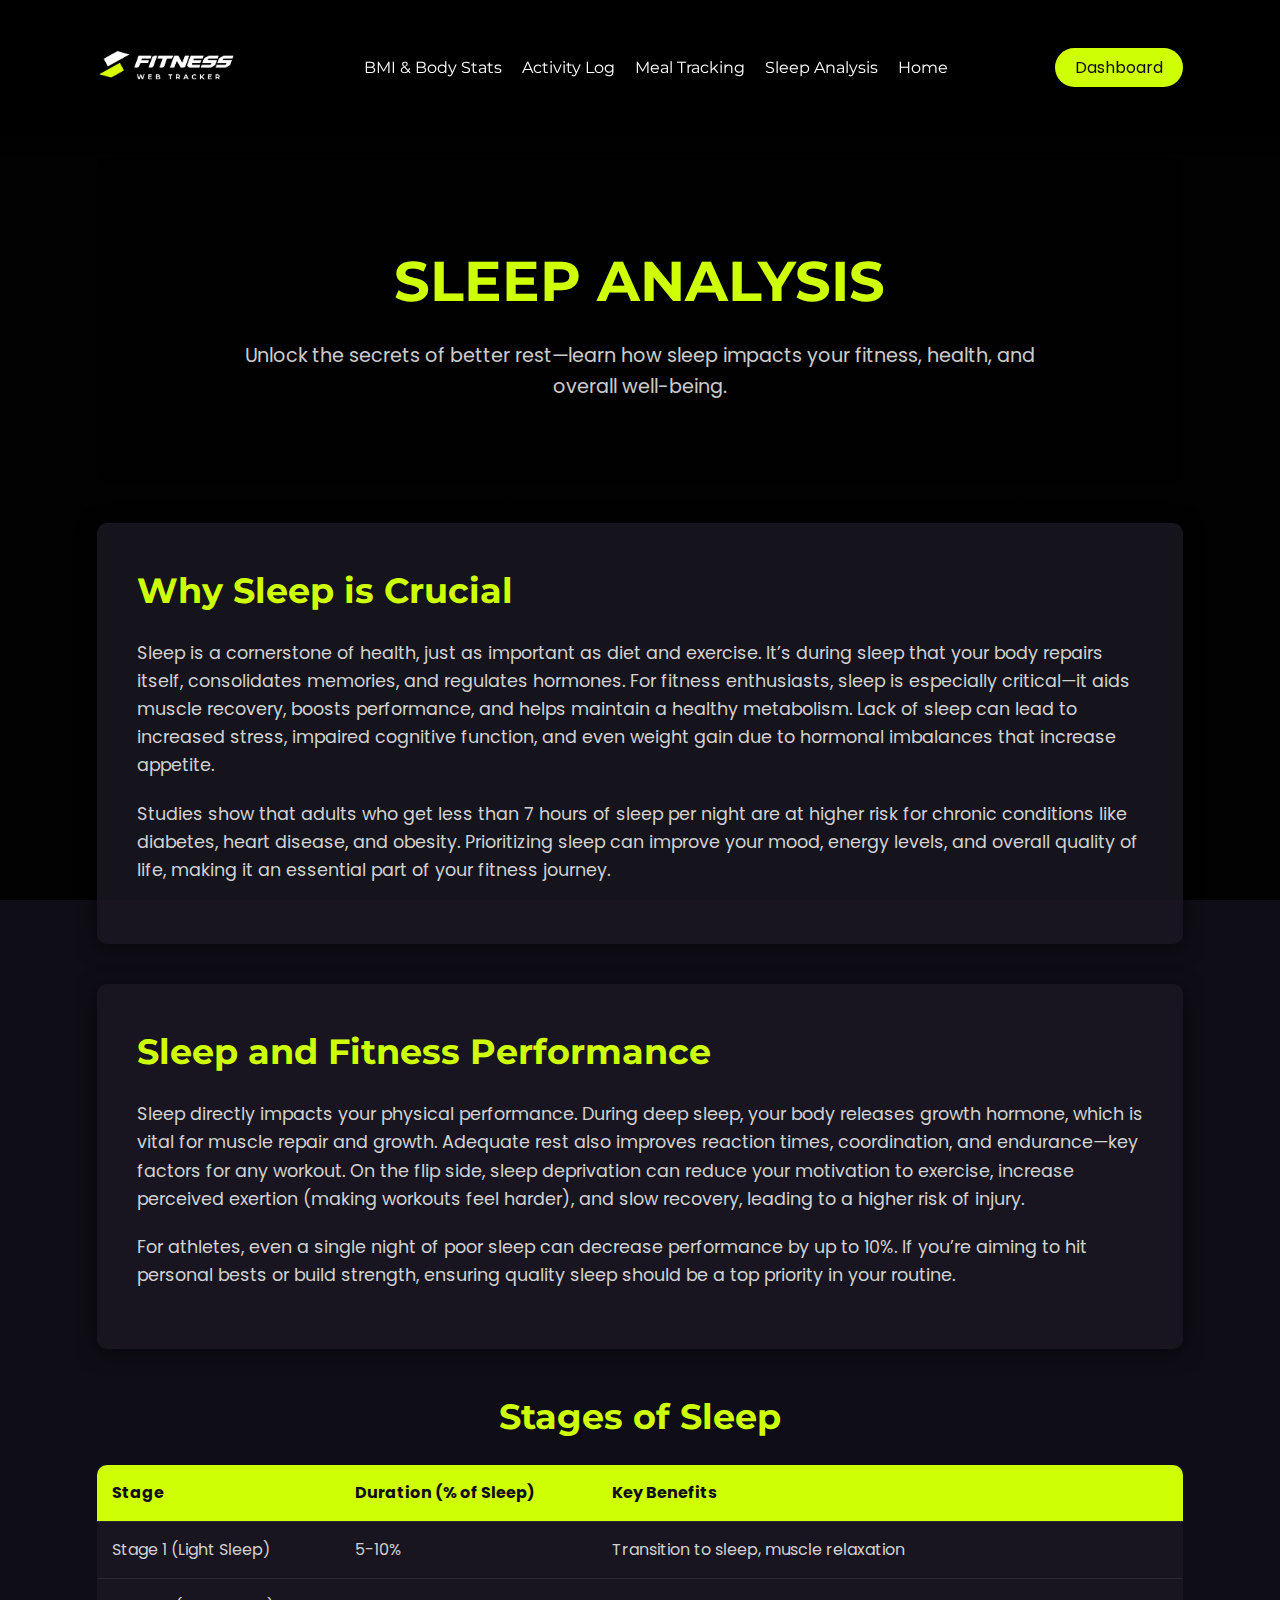
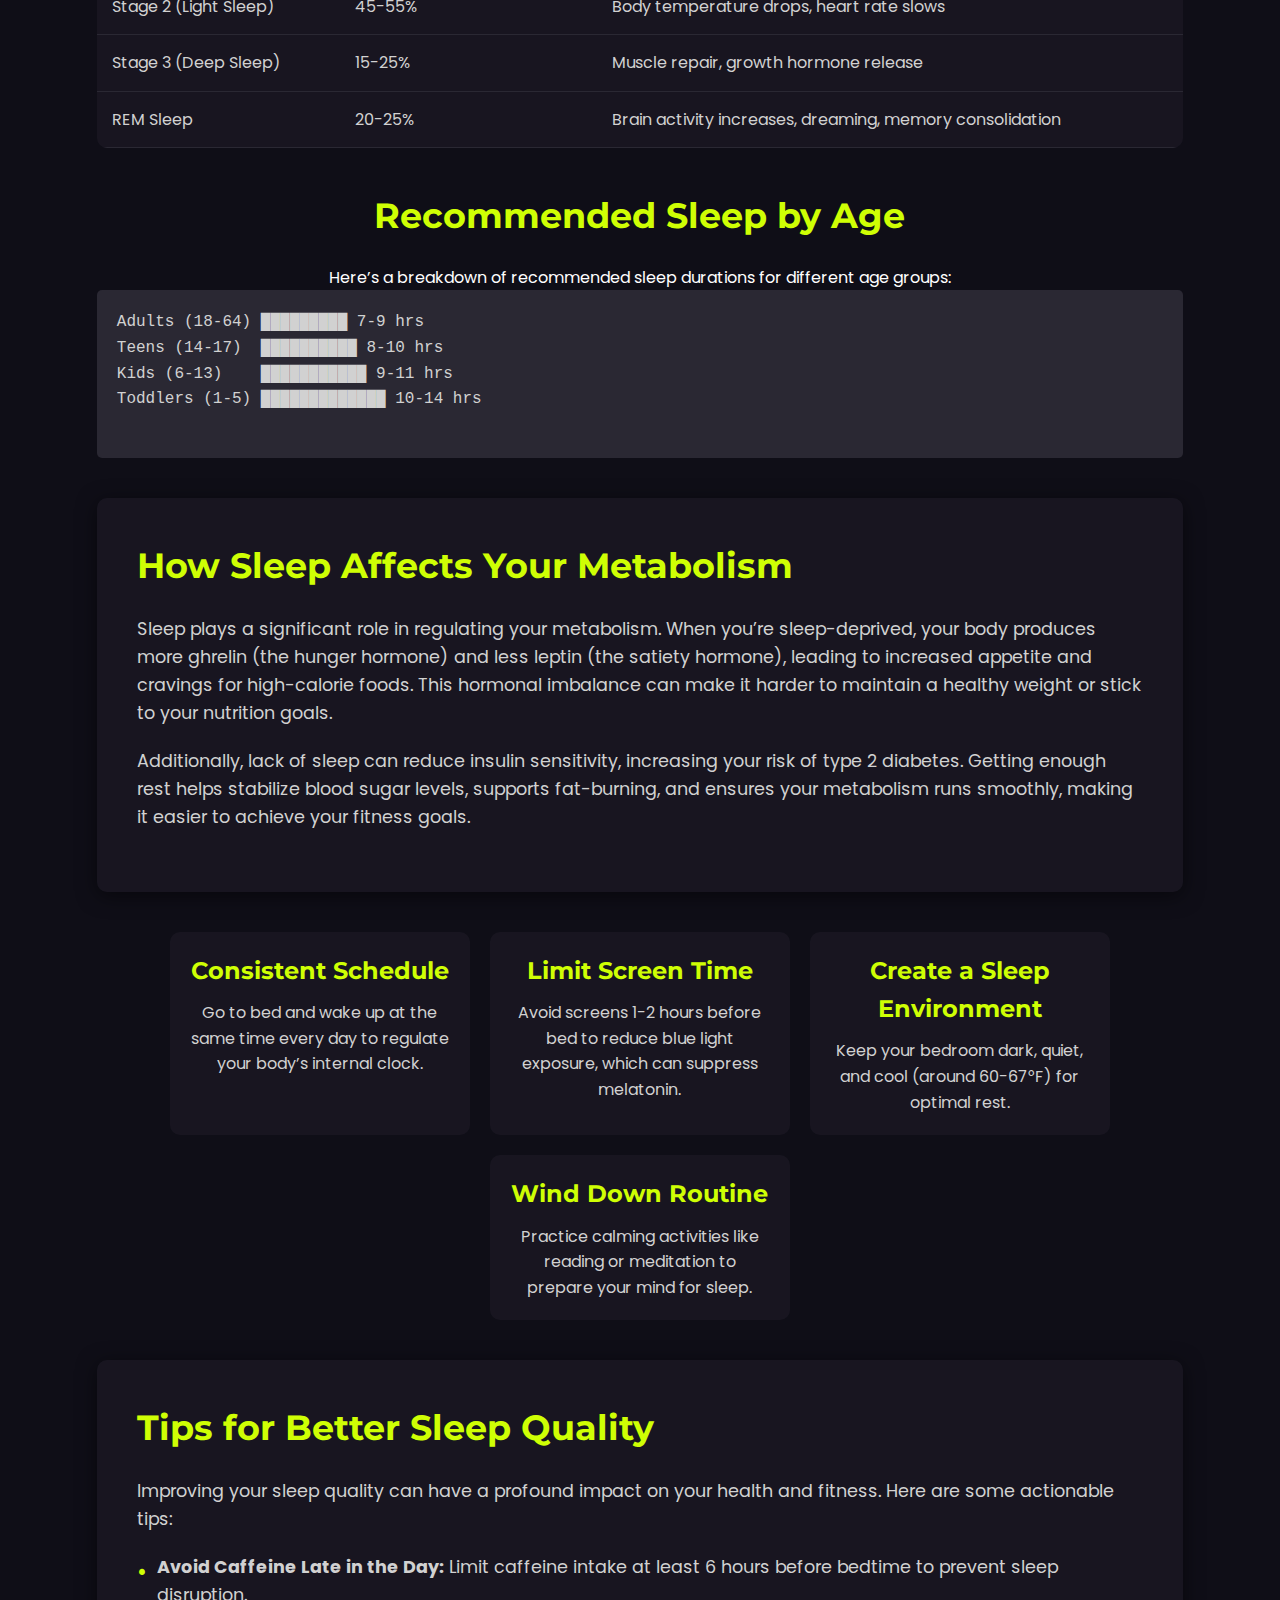
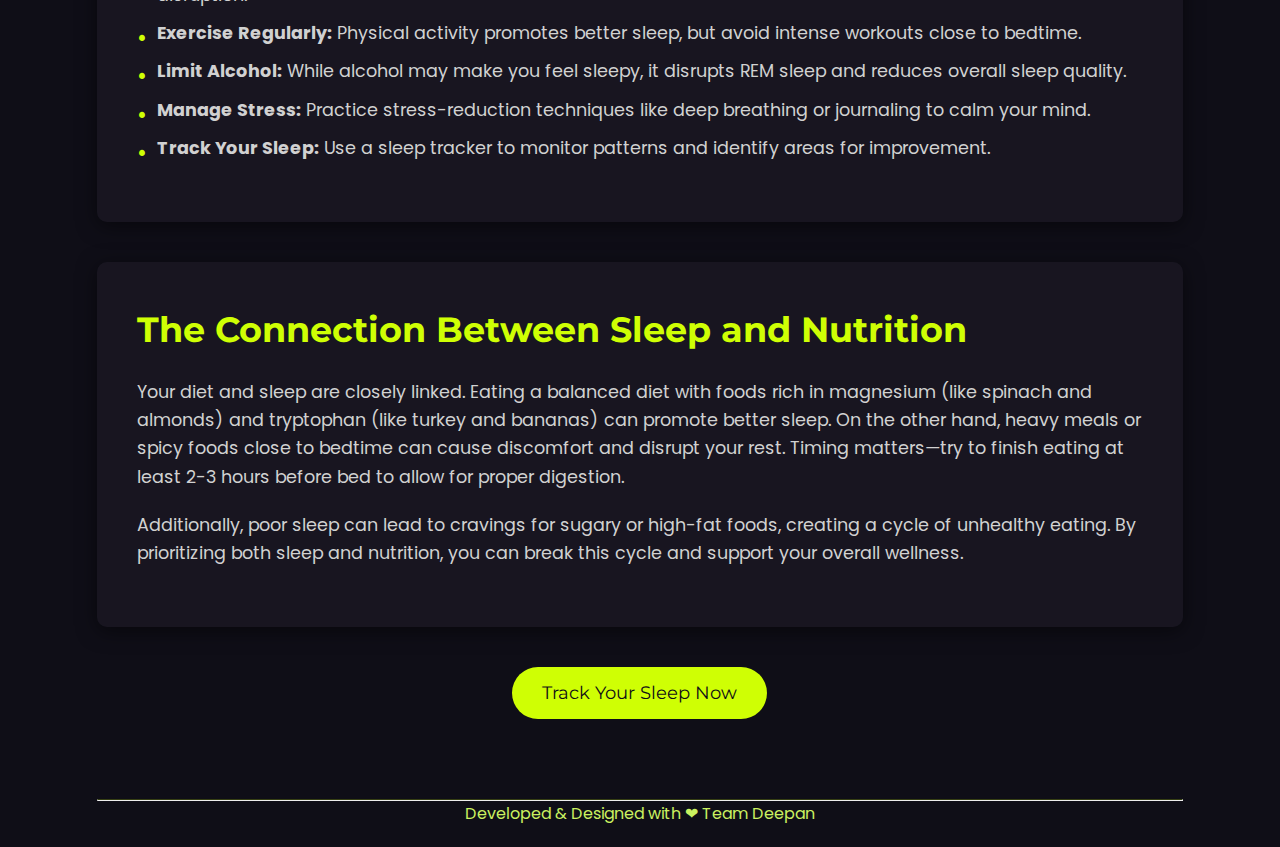
<file: sleep-analysis.html>
<!DOCTYPE html>
<html lang="en">
<head>
    <meta charset="UTF-8">
    <meta name="viewport" content="width=device-width, initial-scale=1.0">
    <title>Sleep Analysis - Fitness Tracker</title>
    <style>
        @import url('https://fonts.googleapis.com/css2?family=Montserrat:wght@700&family=Poppins:wght@400;500&display=swap');

        * {
            margin: 0;
            padding: 0;
            box-sizing: border-box;
            font-family: 'Poppins', sans-serif;
        }

        body {
            background-color: #0F0E17;
            color: #FFFFFF;
            line-height: 1.6;
            background-image: linear-gradient(rgba(0, 0, 0, 0.9), rgba(0, 0, 0, 0.9)), url('https://fitness-web-tracker.vercel.app/assets/topographic-pattern.png');
            background-size: cover;
            background-attachment: fixed;
        }

        .container {
            width: 88vw;
            margin: 0 auto;
            padding: 20px;
        }

        /* Header Styling */
        #stickyHeader {
            background-color: #000000;
            position: sticky;
            top: 0;
            z-index: 1000;
            padding: 15px 0;
            box-shadow: 0 2px 10px rgba(0, 0, 0, 0.5);
        }

        .top-bar {
            display: flex;
            justify-content: space-between;
            align-items: center;
        }

        .logo img {
            height: auto;
            width: 140px;
        }

        nav ul {
            display: flex;
            list-style: none;
            gap: 20px;
        }

        nav ul li a {
            color: #FFFFFF;
            text-decoration: none;
            font-family: 'Montserrat', sans-serif;
            font-size: 1rem;
            transition: color 0.3s;
        }

        nav ul li a:hover {
            color: #CFFF04;
        }

        .login .btn {
            background-color: #CFFF04;
            color: #0F0E17;
            padding: 10px 20px;
            border-radius: 50px;
            text-decoration: none;
            font-family: 'Montserrat', sans-serif;
            font-size: 1rem;
            transition: transform 0.3s, box-shadow 0.3s;
        }

        .login .btn:hover {
            transform: scale(1.05);
            box-shadow: 0 0 15px rgba(207, 255, 4, 0.5);
        }

        .hero-section {
            text-align: center;
            padding: 80px 0;
            background: linear-gradient(rgba(0, 0, 0, 0.7), rgba(0, 0, 0, 0.7)), url('https://images.unsplash.com/photo-1600585154340-be6161a56a0c?ixlib=rb-4.0.3&auto=format&fit=crop&w=1350&q=80');
            background-size: cover;
            background-position: center;
            border-radius: 10px;
            margin-bottom: 40px;
        }

        .hero-section h1 {
            font-family: 'Montserrat', sans-serif;
            font-size: 3.5rem;
            margin-bottom: 15px;
            color: #CFFF04;
            text-transform: uppercase;
        }

        .hero-section p {
            font-size: 1.2rem;
            opacity: 0.8;
            max-width: 800px;
            margin: 0 auto;
        }

        .content-section {
            background-color: rgba(26, 24, 35, 0.8);
            padding: 40px;
            border-radius: 10px;
            margin-bottom: 40px;
            box-shadow: 0 4px 20px rgba(0, 0, 0, 0.5);
        }

        .content-section h2 {
            font-family: 'Montserrat', sans-serif;
            font-size: 2.2rem;
            color: #CFFF04;
            margin-bottom: 20px;
        }

        .content-section p {
            font-size: 1.1rem;
            margin-bottom: 20px;
            color: #D1D1D1;
        }

        .content-section ul {
            list-style: none;
            margin-bottom: 20px;
        }

        .content-section ul li {
            font-size: 1.1rem;
            margin-bottom: 10px;
            color: #D1D1D1;
            position: relative;
            padding-left: 20px;
        }

        .content-section ul li:before {
            content: '•';
            color: #CFFF04;
            position: absolute;
            left: 0;
            font-size: 1.5rem;
        }

        .sleep-table {
            margin: 40px 0;
            text-align: center;
        }

        .sleep-table h2 {
            font-family: 'Montserrat', sans-serif;
            font-size: 2.2rem;
            color: #CFFF04;
            margin-bottom: 20px;
        }

        table {
            width: 100%;
            border-collapse: collapse;
            background-color: rgba(26, 24, 35, 0.8);
            border-radius: 10px;
            overflow: hidden;
        }

        th, td {
            padding: 15px;
            text-align: left;
            border-bottom: 1px solid #2A2833;
        }

        th {
            background-color: #CFFF04;
            color: #0F0E17;
        }

        td {
            color: #D1D1D1;
        }

        .sleep-graph {
            margin: 40px 0;
            text-align: center;
        }

        .sleep-graph h2 {
            font-family: 'Montserrat', sans-serif;
            font-size: 2.2rem;
            color: #CFFF04;
            margin-bottom: 20px;
        }

        pre {
            background-color: #2A2833;
            padding: 20px;
            border-radius: 5px;
            color: #D1D1D1;
            font-family: 'Courier New', Courier, monospace;
            text-align: left;
            white-space: pre;
        }

        .strategy-section {
            display: flex;
            flex-wrap: wrap;
            gap: 20px;
            justify-content: center;
            margin: 40px 0;
        }

        .strategy-card {
            background-color: rgba(26, 24, 35, 0.8);
            padding: 20px;
            border-radius: 10px;
            width: 300px;
            text-align: center;
            transition: transform 0.3s, box-shadow 0.3s;
        }

        .strategy-card:hover {
            transform: translateY(-10px);
            box-shadow: 0 0 20px rgba(207, 255, 4, 0.3);
        }

        .strategy-card h3 {
            font-family: 'Montserrat', sans-serif;
            font-size: 1.5rem;
            color: #CFFF04;
            margin-bottom: 10px;
        }

        .strategy-card p {
            color: #D1D1D1;
        }

        .cta {
            text-align: center;
            margin: 40px 0;
        }

        .cta a {
            display: inline-block;
            padding: 12px 30px;
            font-size: 1.1rem;
            background-color: #CFFF04;
            color: #0F0E17;
            text-decoration: none;
            border-radius: 50px;
            font-family: 'Montserrat', sans-serif;
            transition: transform 0.3s, box-shadow 0.3s;
        }

        .cta a:hover {
            transform: scale(1.05);
            box-shadow: 0 0 15px rgba(207, 255, 4, 0.5);
        }

        /* Footer Styling */
        footer.bg-dark {
            background-color: #0F0E17;
            color: #FFFFFF;
        }

        footer h5 {
            font-family: 'Montserrat', sans-serif;
            font-size: 1.5rem;
            color: #CFFF04;
        }

        footer p, footer a {
            font-size: 1rem;
            color: #f3f3f3;
        }

        footer a:hover {
            color: #CFFF04;
            text-decoration: none;
        }

        footer hr {
            border-top: 1px solid rgba(207, 255, 4, 0.2);
        }

        footer .row.align-items-center p {
            margin: 0;
        }

        footer .fab {
            transition: color 0.3s;
        }

        footer .fab:hover {
            color: #CFFF04;
        }

        @media (max-width: 768px) {
            .hero-section h1 {
                font-size: 2.5rem;
            }

            .hero-section p {
                font-size: 1rem;
            }

            .content-section {
                padding: 20px;
            }

            .content-section h2, .sleep-table h2, .sleep-graph h2 {
                font-size: 1.8rem;
            }

            .content-section p, .content-section ul li {
                font-size: 1rem;
            }

            .strategy-card {
                width: 100%;
            }

            .top-bar {
                flex-direction: column;
                gap: 15px;
            }

            nav ul {
                flex-direction: column;
                align-items: center;
            }
        }
                footer .row.align-items-center p {
    margin: 0;
    text-align: center;
}
    </style>
</head>
<body>
    <header id="stickyHeader">
        <div class="container">
            <div class="top-bar">
                <div class="logo">
                    <a href="#">
                        <img alt="logo" src="./assets/img/fitness-logo.png">
                    </a>
                </div>
                <nav>
                    <ul>
                        <li><a href="index.html"></a></li>
                        <li><a href="Bmi-body-stats.html">BMI & Body Stats</a></li>
                        <li><a href="activity-log.html">Activity Log</a></li>
                        <li><a href="nutrition-meal-tracking.html">Meal Tracking</a></li>
                        <li><a href="sleep-analysis.html">Sleep Analysis</a></li>
                        <li><a href="index.html">Home</a></li>
                    </ul>
                </nav>
                <div class="login">
                    <a href="./dashboard.html" class="btn"><span>Dashboard</span></a>
                </div>
            </div>
        </div>
    </header>

    <div class="container">
        <section class="hero-section">
            <h1>Sleep Analysis</h1>
            <p>Unlock the secrets of better rest—learn how sleep impacts your fitness, health, and overall well-being.</p>
        </section>

        <section class="content-section">
            <h2>Why Sleep is Crucial</h2>
            <p>Sleep is a cornerstone of health, just as important as diet and exercise. It’s during sleep that your body repairs itself, consolidates memories, and regulates hormones. For fitness enthusiasts, sleep is especially critical—it aids muscle recovery, boosts performance, and helps maintain a healthy metabolism. Lack of sleep can lead to increased stress, impaired cognitive function, and even weight gain due to hormonal imbalances that increase appetite.</p>
            <p>Studies show that adults who get less than 7 hours of sleep per night are at higher risk for chronic conditions like diabetes, heart disease, and obesity. Prioritizing sleep can improve your mood, energy levels, and overall quality of life, making it an essential part of your fitness journey.</p>
        </section>

        <section class="content-section">
            <h2>Sleep and Fitness Performance</h2>
            <p>Sleep directly impacts your physical performance. During deep sleep, your body releases growth hormone, which is vital for muscle repair and growth. Adequate rest also improves reaction times, coordination, and endurance—key factors for any workout. On the flip side, sleep deprivation can reduce your motivation to exercise, increase perceived exertion (making workouts feel harder), and slow recovery, leading to a higher risk of injury.</p>
            <p>For athletes, even a single night of poor sleep can decrease performance by up to 10%. If you’re aiming to hit personal bests or build strength, ensuring quality sleep should be a top priority in your routine.</p>
        </section>

        <section class="sleep-table">
            <h2>Stages of Sleep</h2>
            <table>
                <tr>
                    <th>Stage</th>
                    <th>Duration (% of Sleep)</th>
                    <th>Key Benefits</th>
                </tr>
                <tr>
                    <td>Stage 1 (Light Sleep)</td>
                    <td>5-10%</td>
                    <td>Transition to sleep, muscle relaxation</td>
                </tr>
                <tr>
                    <td>Stage 2 (Light Sleep)</td>
                    <td>45-55%</td>
                    <td>Body temperature drops, heart rate slows</td>
                </tr>
                <tr>
                    <td>Stage 3 (Deep Sleep)</td>
                    <td>15-25%</td>
                    <td>Muscle repair, growth hormone release</td>
                </tr>
                <tr>
                    <td>REM Sleep</td>
                    <td>20-25%</td>
                    <td>Brain activity increases, dreaming, memory consolidation</td>
                </tr>
            </table>
        </section>

        <section class="sleep-graph">
            <h2>Recommended Sleep by Age</h2>
            <p>Here’s a breakdown of recommended sleep durations for different age groups:</p>
            <pre>
Adults (18-64) █████████ 7-9 hrs
Teens (14-17)  ██████████ 8-10 hrs
Kids (6-13)    ███████████ 9-11 hrs
Toddlers (1-5) █████████████ 10-14 hrs
            </pre>
        </section>

        <section class="content-section">
            <h2>How Sleep Affects Your Metabolism</h2>
            <p>Sleep plays a significant role in regulating your metabolism. When you’re sleep-deprived, your body produces more ghrelin (the hunger hormone) and less leptin (the satiety hormone), leading to increased appetite and cravings for high-calorie foods. This hormonal imbalance can make it harder to maintain a healthy weight or stick to your nutrition goals.</p>
            <p>Additionally, lack of sleep can reduce insulin sensitivity, increasing your risk of type 2 diabetes. Getting enough rest helps stabilize blood sugar levels, supports fat-burning, and ensures your metabolism runs smoothly, making it easier to achieve your fitness goals.</p>
        </section>

        <section class="strategy-section">
            <div class="strategy-card">
                <h3>Consistent Schedule</h3>
                <p>Go to bed and wake up at the same time every day to regulate your body’s internal clock.</p>
            </div>
            <div class="strategy-card">
                <h3>Limit Screen Time</h3>
                <p>Avoid screens 1-2 hours before bed to reduce blue light exposure, which can suppress melatonin.</p>
            </div>
            <div class="strategy-card">
                <h3>Create a Sleep Environment</h3>
                <p>Keep your bedroom dark, quiet, and cool (around 60-67°F) for optimal rest.</p>
            </div>
            <div class="strategy-card">
                <h3>Wind Down Routine</h3>
                <p>Practice calming activities like reading or meditation to prepare your mind for sleep.</p>
            </div>
        </section>

        <section class="content-section">
            <h2>Tips for Better Sleep Quality</h2>
            <p>Improving your sleep quality can have a profound impact on your health and fitness. Here are some actionable tips:</p>
            <ul>
                <li><strong>Avoid Caffeine Late in the Day:</strong> Limit caffeine intake at least 6 hours before bedtime to prevent sleep disruption.</li>
                <li><strong>Exercise Regularly:</strong> Physical activity promotes better sleep, but avoid intense workouts close to bedtime.</li>
                <li><strong>Limit Alcohol:</strong> While alcohol may make you feel sleepy, it disrupts REM sleep and reduces overall sleep quality.</li>
                <li><strong>Manage Stress:</strong> Practice stress-reduction techniques like deep breathing or journaling to calm your mind.</li>
                <li><strong>Track Your Sleep:</strong> Use a sleep tracker to monitor patterns and identify areas for improvement.</li>
            </ul>
        </section>

        <section class="content-section">
            <h2>The Connection Between Sleep and Nutrition</h2>
            <p>Your diet and sleep are closely linked. Eating a balanced diet with foods rich in magnesium (like spinach and almonds) and tryptophan (like turkey and bananas) can promote better sleep. On the other hand, heavy meals or spicy foods close to bedtime can cause discomfort and disrupt your rest. Timing matters—try to finish eating at least 2-3 hours before bed to allow for proper digestion.</p>
            <p>Additionally, poor sleep can lead to cravings for sugary or high-fat foods, creating a cycle of unhealthy eating. By prioritizing both sleep and nutrition, you can break this cycle and support your overall wellness.</p>
        </section>

        <div class="cta">
            <a href="dashboard.html">Track Your Sleep Now</a>
        </div>
    </div>

    <footer class="bg-dark text-white pt-5 pb-4">
        <div class="container text-md-left">
            

            <hr class="mb-4">

            <div class="row align-items-center ">
                <!-- Copyright Section -->
               

                <!-- Made With Love Section -->
                <div class="col-md-5 col-lg-4 ">
                    <p style="color: #CAF160;">Developed & Designed with ❤ Team Deepan</p>
                </div>
            </div>
        </div>
    </footer>
</body>
</html>
</file>
